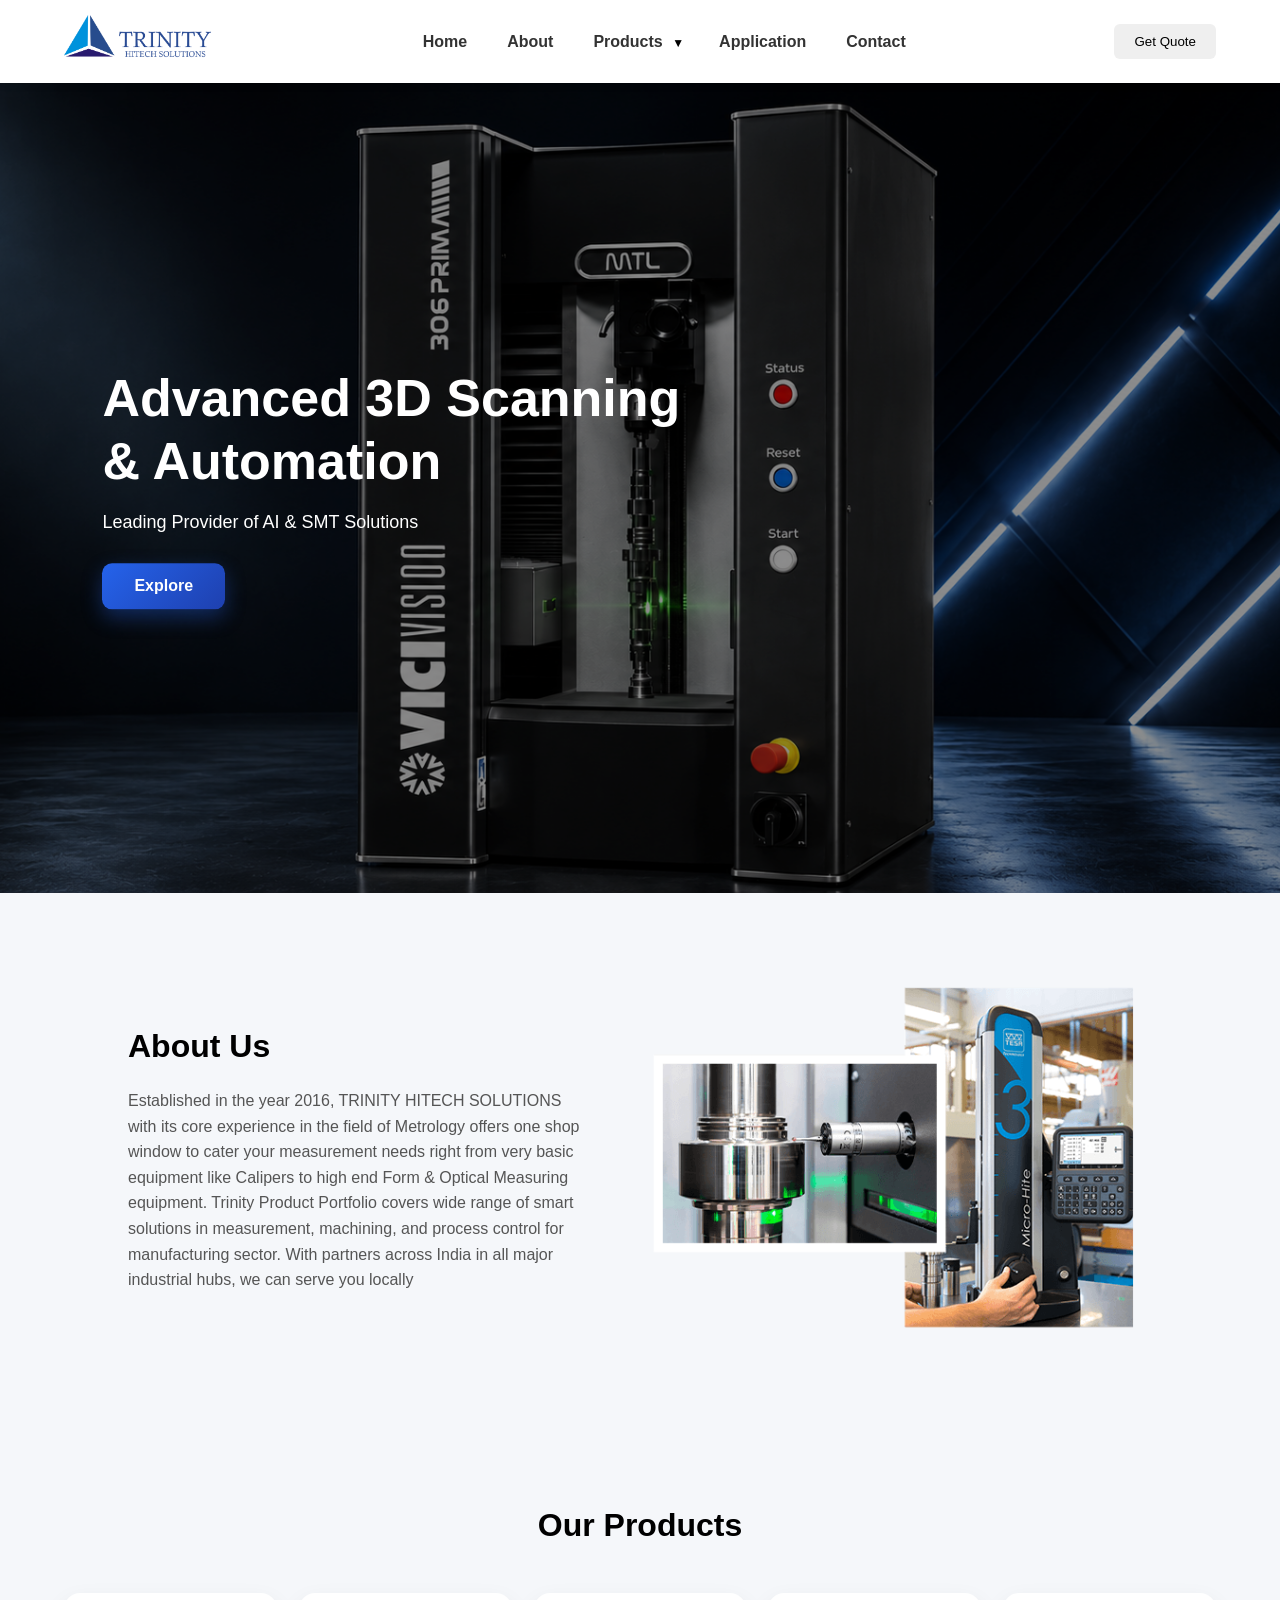
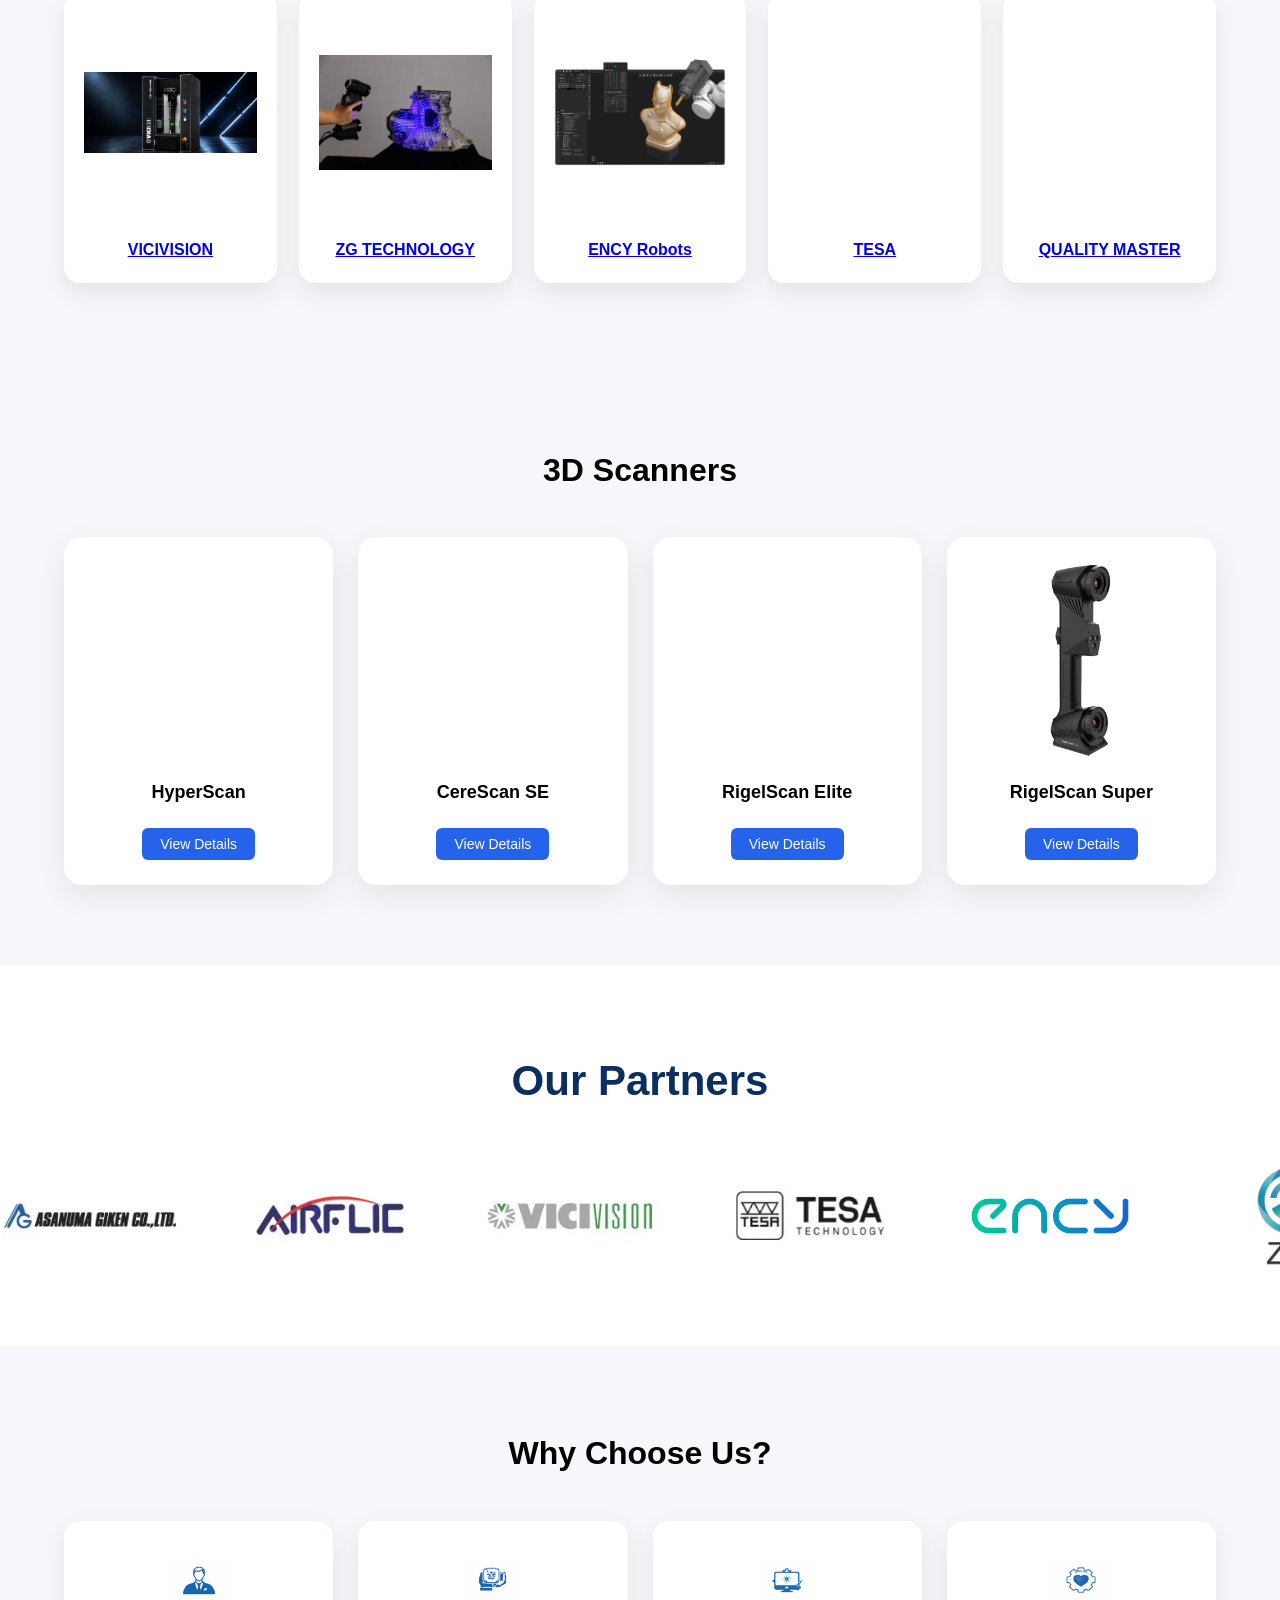
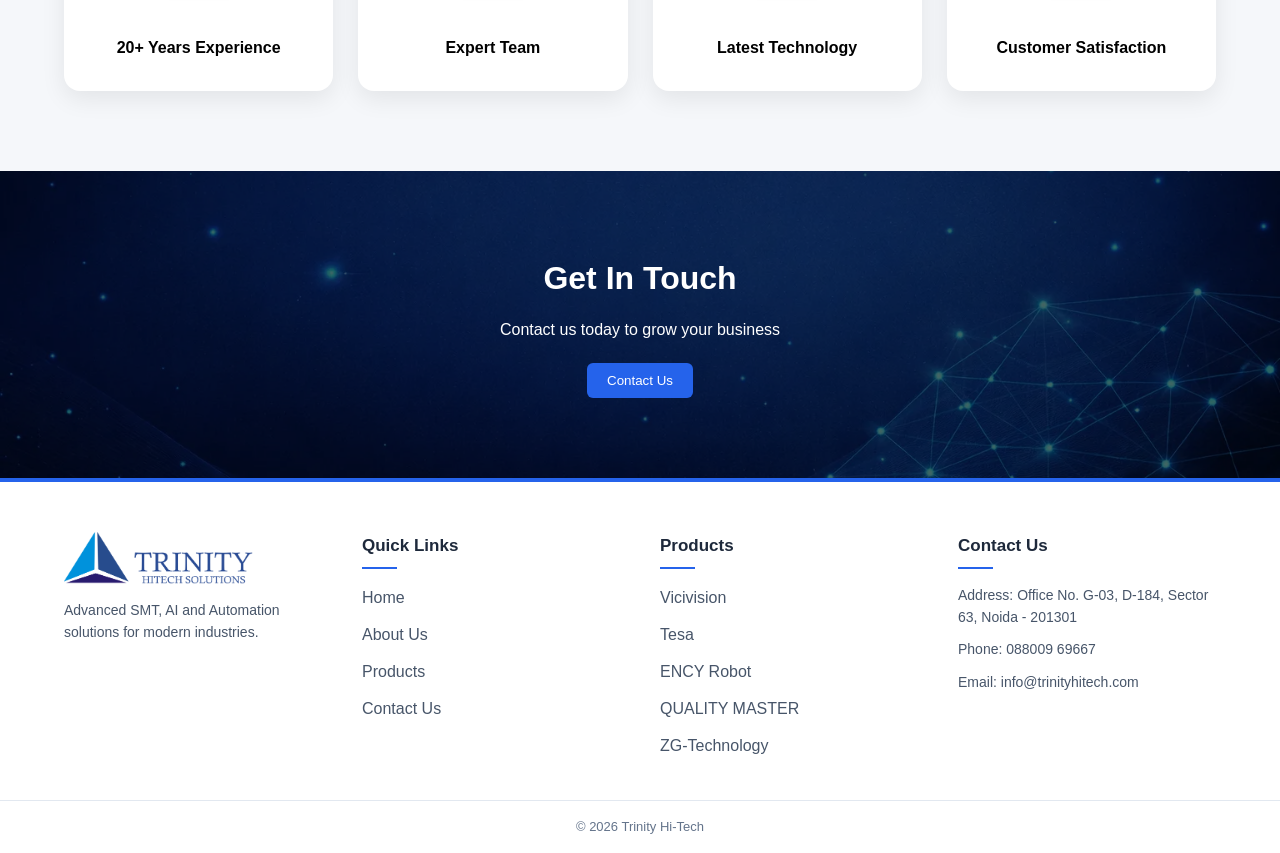
<file: index.html>
<!DOCTYPE html>
<html lang="en">
<head>

<meta charset="UTF-8">
<meta name="viewport" content="width=device-width, initial-scale=1">

<title>Trinity Hi-Tech | Automation & 3D Scanning</title>
<meta name="description" content="Advanced 3D Scanning, SMT & Automation Solutions">

<!-- ✅ SEO -->
<meta name="robots" content="index, follow">

<!-- ⚡ PRELOAD -->
<link rel="preload" href="/css/style.css" as="style">
<link rel="preload" href="/images/home-hero.webp" as="image">

<!-- CSS -->
<link rel="stylesheet" href="/css/style.css">

<!-- Font -->
<link rel="preconnect" href="https://fonts.googleapis.com">
<link rel="preconnect" href="https://fonts.gstatic.com" crossorigin>

</head>

<body>

<!-- ================= HEADER ================= -->
<header>
<nav class="container nav">

  <!-- LOGO -->
  <a href="/index.html" class="logo">
    <img src="/images/logo.webp"
         alt="logo"
         width="150"
         height="50"
         fetchpriority="high"
         decoding="async">
  </a>

  <!-- HAMBURGER -->
  <div class="hamburger" onclick="toggleMenu()">
    <span></span>
    <span></span>
    <span></span>
  </div>

  <!-- NAV LINKS -->
  <ul class="nav-links" id="navLinks">

    <li><a href="/index.html">Home</a></li>

    <li><a href="/pages/about.html">About</a></li>

    <!-- PRODUCTS -->
    <li class="dropdown">

      <div class="nav-item">
        <a href="/pages/product.html">Products</a>
        <span class="arrow-toggle">▼</span>
      </div>

      <ul class="dropdown-menu">
        <li><a href="/pages/about-products.html?id=1">VICIVISION</a></li>
        <li><a href="/pages/about-products.html?id=2">TESA</a></li>
        <li><a href="/pages/ency-robot.html">ENCY Robot</a></li>
        <li><a href="/pages/quality-master.html">QUALITY MASTER</a></li>
        <li><a href="/pages/air-dryers.html">Air Dryers</a></li>
        <li><a href="/pages/zg-technology.html">ZG-Technology</a></li>
      </ul>

    </li>

    <!-- APPLICATION -->
    <li><a href="/pages/application.html">Application</a></li>

    <!-- CONTACT -->
    <li><a href="/pages/contect.html">Contact</a></li>

    <!-- MOBILE BUTTON -->
    <li class="mobile-btn">
      <button class="btn red">Get Quote</button>
    </li>

  </ul>

  <!-- DESKTOP BUTTON -->
  <button class="btn red desktop-btn">Get Quote</button>

</nav>
</header>


<!-- ================= HERO SLIDER ================= -->

<section class="hero">

  <div class="hero-slider" id="heroSlider">

    <div class="hero-slide">
      <img src="/images/vicivision.webp"
           alt="VICIVISION"
           class="hero-bg">
    </div>

    <div class="hero-slide">
      <img src="/images/ZG Technology - 3D Handheld Scanners.webp"
           alt="ZG TECHNOLOGY"
           class="hero-bg">
    </div>

    <div class="hero-slide">
      <img src="/images/ENCY Robot.webp"
           alt="ENCY"
           class="hero-bg">
    </div>

    <div class="hero-slide">
      <img src="/images/tesa.webp"
           alt="TESA"
           class="hero-bg">
    </div>

    <div class="hero-slide">
      <img src="/images/quality-master.webp"
           alt="QUALITY MASTER"
           class="hero-bg">
    </div>

  </div>

  <div class="hero-content">

    <h1>Advanced 3D Scanning & Automation</h1>

    <p>Leading Provider of AI & SMT Solutions</p>

    <button class="btn-blue">
      Explore
    </button>

  </div>

</section>
<!-- ================= ABOUT ================= -->
<section class="about container">

<div>
<h2>About Us</h2>
<p>Established in the year 2016, TRINITY HITECH SOLUTIONS with its core experience in the field of Metrology offers one shop window to cater your measurement needs right from very basic equipment like Calipers to high end Form & Optical Measuring equipment.
Trinity Product Portfolio covers wide range of smart solutions in measurement, machining, and process control for manufacturing sector.
With partners across India in all major industrial hubs, we can serve you locally </p>
</div>

<img src="/images/about .webp" alt="about" loading="lazy" decoding="async">

</section>

<!-- ================= PRODUCTS ================= -->
<section class="products container">

  <h2 class="section-title">
    Our Products
  </h2>

  <div class="product-grid">

    <!-- CARD 1 -->
    <div class="product-card">

      <a href="/pages/about-products.html?id=1">
        <img src="/images/vicivision.webp"
             alt="VICIVISION"
             loading="lazy"
             decoding="async">
      </a>

      <h3>
        <a href="/pages/about-products.html?id=1">
          VICIVISION
        </a>
      </h3>

    </div>

    <!-- CARD 2 -->
    <div class="product-card">

      <a href="/pages/zg-technology.html">
        <img src="/images/ZG Technology - 3D Handheld Scanners.webp"
             alt="ZG TECHNOLOGY"
             loading="lazy"
             decoding="async">
      </a>

      <h3>
        <a href="/pages/zg-technology.html">
          ZG TECHNOLOGY
        </a>
      </h3>

    </div>

    <!-- CARD 3 -->
    <div class="product-card">

      <a href="/pages/ency-robot.html">
        <img src="/images/ENCY Robot.webp"
             alt="ENCY"
             loading="lazy"
             decoding="async">
      </a>

      <h3>
        <a href="/pages/ency-robot.html">
          ENCY Robots
        </a>
      </h3>

    </div>

    <!-- CARD 4 -->
    <div class="product-card">

      <a href="/pages/about-products.html?id=2">
        <img src="/images/tesa.webp"
             alt="TESA"
             loading="lazy"
             decoding="async">
      </a>

      <h3>
        <a href="/pages/about-products.html?id=2">
          TESA
        </a>
      </h3>

    </div>

    <!-- CARD 5 -->
    <div class="product-card">

      <a href="/pages/quality-master.html">
        <img src="/images/quality-master.webp"
             alt="QUALITY MASTER"
             loading="lazy"
             decoding="async">
      </a>

      <h3>
        <a href="/pages/quality-master.html">
          QUALITY MASTER
        </a>
      </h3>

    </div>

  </div>

</section>


<!-- ================= 3D SCANNERS ================= -->

<section class="scanner-section container">

  <h2 class="section-title">
    3D Scanners
  </h2>

  <div class="scanner-grid">

    <!-- CARD 1 -->
    <div class="scanner-card">

      <div class="img-box">

        <img src="/images/HyperScan.webp"
             alt="HyperScan"
             loading="lazy"
             decoding="async">

      </div>

      <h3>HyperScan</h3>

      <button class="btn blue">
        View Details
      </button>

    </div>

    <!-- CARD 2 -->
    <div class="scanner-card">

      <div class="img-box">

        <img src="/images/CereScan 03.webp"
             alt="CereScan SE"
             loading="lazy"
             decoding="async">

      </div>

      <h3>CereScan SE</h3>

      <button class="btn blue">
        View Details
      </button>

    </div>

    <!-- CARD 3 -->
    <div class="scanner-card">

      <div class="img-box">

        <img src="/images/RigelScan.webp"
             alt="RigelScan Elite"
             loading="lazy"
             decoding="async">

      </div>

      <h3>RigelScan Elite</h3>

      <button class="btn blue">
        View Details
      </button>

    </div>

    <!-- CARD 4 -->
    <div class="scanner-card">

      <div class="img-box">

        <img src="/images/RigelScan Super.webp"
             alt="RigelScan Super"
             loading="lazy"
             decoding="async">

      </div>

      <h3>RigelScan Super</h3>

      <button class="btn blue">
        View Details
      </button>

    </div>

  </div>

</section>

 <!-------------------------------------partner section  -------------------------------------->
<section class="partners">

  <div class="container partners-container">

    <!-- FULL WIDTH -->
    <div class="partners-right">

      <h2>Our Partners</h2>

      <div class="slider">

        <div class="slide-track" id="track">

          <img src="/images/partner1.webp"
               loading="lazy"
               decoding="async">

          <img src="/images/partner2.webp"
               loading="lazy"
               decoding="async">

          <img src="/images/partner3.webp"
               loading="lazy"
               decoding="async">

          <img src="/images/partner4.webp"
               loading="lazy"
               decoding="async">

          <img src="/images/partner5.webp"
               loading="lazy"
               decoding="async">

          <img src="/images/partner6.webp"
               loading="lazy"
               decoding="async">

          <!-- DUPLICATE -->
          <img src="/images/partner1.webp"
               loading="lazy"
               decoding="async">

          <img src="/images/partner2.webp"
               loading="lazy"
               decoding="async">

          <img src="/images/partner3.webp"
               loading="lazy"
               decoding="async">

          <img src="/images/partner4.webp"
               loading="lazy"
               decoding="async">

        </div>

      </div>

    </div>

  </div>

</section>



<!-- ================= WHY ================= -->
<section class="why container">

<h2 class="section-title">Why Choose Us?</h2>

<div class="why-grid">

  <div class="why-card">
    <img src="/images/icon1.webp" alt="" loading="lazy" decoding="async">
    <h4>20+ Years Experience</h4>
  </div>

  <div class="why-card">
    <img src="/images/icon2.webp" alt="" loading="lazy" decoding="async">
    <h4>Expert Team</h4>
  </div>

  <div class="why-card">
    <img src="/images/icon3.webp" alt="" loading="lazy" decoding="async">
    <h4>Latest Technology</h4>
  </div>

  <div class="why-card">
    <img src="/images/icon4.webp" alt="" loading="lazy" decoding="async">
    <h4>Customer Satisfaction</h4>
  </div>

</div>

</section>

<!-- ================= CTA ================= -->
<section class="cta">

  <!-- BACKGROUND IMAGE -->
  <img 
    src="/images/get-in-bg.webp" 
    alt="background"
    class="cta-bg"
    loading="lazy" decoding="async"
  >

  <!-- CONTENT -->
  <div class="cta-content">
    <h2>Get In Touch</h2>
    <p>Contact us today to grow your business</p>
    <button class="btn blue">Contact Us</button>
  </div>

</section>



<!----------------------------------footer page -------------------------->
<footer class="footer">

  <div class="container footer-container">

    <!-- LEFT -->
    <div class="footer-col">

      <!-- ✅ LOGO FIX -->
      <img src="/images/logo.webp" class="footer-logo-img" alt="Logo" loading="lazy" decoding="async">

      <p>
        Advanced SMT, AI and Automation solutions for modern industries.
      </p>
    </div>

    <!-- QUICK LINKS -->
    <div class="footer-col">
      <h3>Quick Links</h3>
      <ul>
        <li><a href="/index.html">Home</a></li>
        <li><a href="/pages/about.html">About Us</a></li>
        <li><a href="/pages/product.html">Products</a></li>
        <li><a href="/pages/contect.html">Contact Us</a></li>
      </ul>
    </div>

    <!-- PRODUCTS -->
    <div class="footer-col">
      <h3>Products</h3>
      <ul>
        <li><a href="/pages/about-products.html?id=1">Vicivision</a></li>
        <li><a href="/pages/about-products.html?id=2">Tesa</a></li>
        <li><a href="/pages/about-products.html?id=3">ENCY Robot</a></li>
        <li><a href="/pages/about-products.html?id=5">QUALITY MASTER</a></li>
        <li><a href="/pages/zg-technology.html">ZG-Technology</a></li>
      </ul>
    </div>

    <!-- CONTACT -->
    <div class="footer-col">
      <h3>Contact Us</h3>

      <!-- ✅ ADDRESS FIX -->
      <p>
        Address: Office No. G-03, D-184, Sector 63, Noida - 201301
      </p>

      <p>Phone: 088009 69667</p>
      <p>Email: info@trinityhitech.com</p>
    </div>

  </div>

  <div class="footer-bottom">
    <p>© 2026 Trinity Hi-Tech</p>
  </div>

</footer>


<!-- JS (defer for speed) -->
<script src="/js/script.js" defer></script>

</body>
</html>
</file>
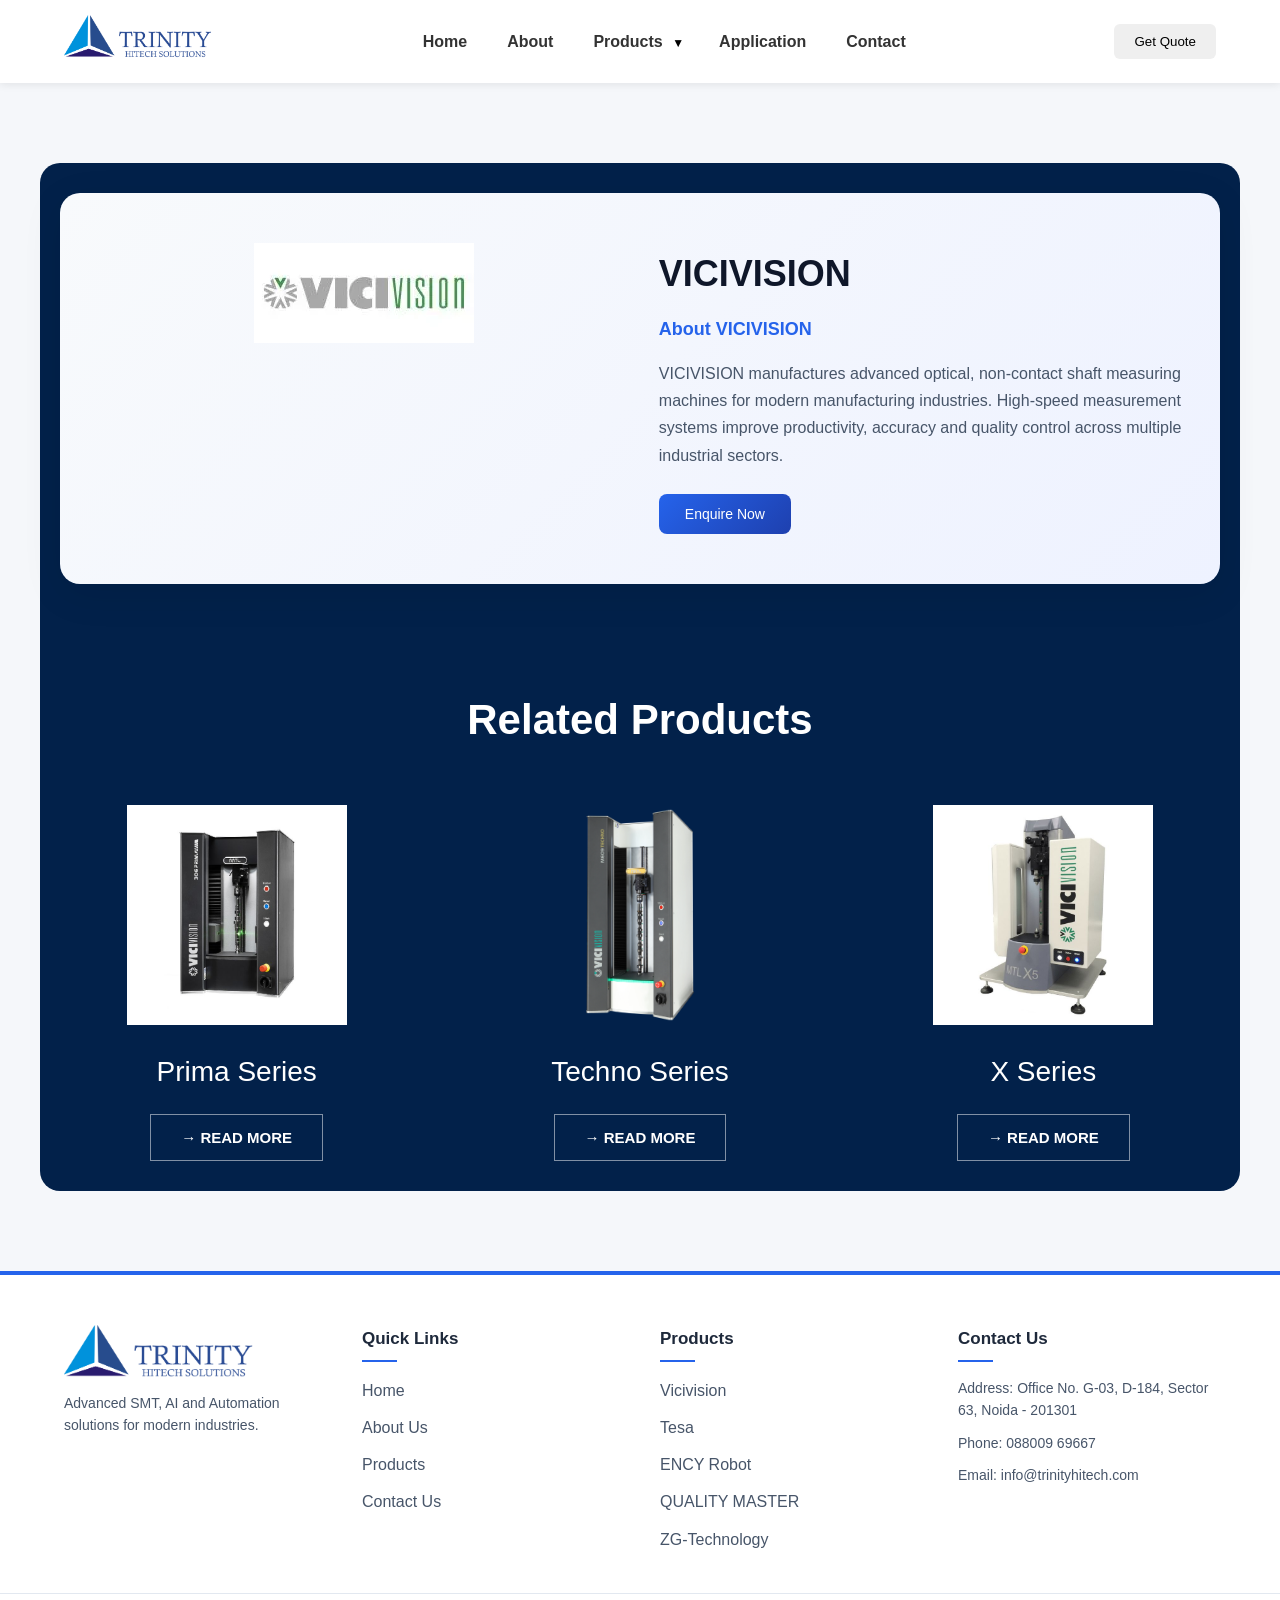
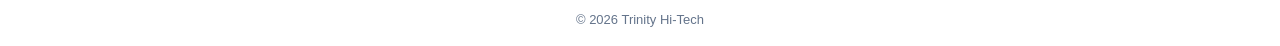
<file: pages/about-products.html>
<!DOCTYPE html>
<html lang="en">
<head>
  <meta charset="UTF-8">
  <meta http-equiv="X-UA-Compatible" content="IE=edge">
  <meta name="viewport" content="width=device-width, initial-scale=1.0">

  <title>Product Details</title>

  <link rel="preload" href="/css/style.css" as="style">
  <link rel="stylesheet" href="/css/style.css">

  <link rel="preconnect" href="https://fonts.googleapis.com">
  <link rel="preconnect" href="https://fonts.gstatic.com" crossorigin>

  <link href="https://fonts.googleapis.com/css2?family=Poppins:wght@300;400;600&display=swap" rel="stylesheet">
</head>

<body>

  <header>
<nav class="container nav">

  <!-- LOGO -->
  <a href="/index.html" class="logo">
    <img src="/images/logo.webp"
         alt="logo"
         width="150"
         height="50"
         fetchpriority="high"
         decoding="async">
  </a>

  <!-- HAMBURGER -->
  <div class="hamburger" onclick="toggleMenu()">
    <span></span>
    <span></span>
    <span></span>
  </div>

  <!-- NAV LINKS -->
  <ul class="nav-links" id="navLinks">

    <li><a href="/index.html">Home</a></li>

    <li><a href="/pages/about.html">About</a></li>

    <!-- PRODUCTS -->
    <li class="dropdown">

      <div class="nav-item">
        <a href="/pages/product.html">Products</a>
        <span class="arrow-toggle">▼</span>
      </div>

      <ul class="dropdown-menu">
        <li><a href="/pages/about-products.html?id=1">VICIVISION</a></li>
        <li><a href="/pages/about-products.html?id=2">TESA</a></li>
        <li><a href="/pages/ency-robot.html">ENCY Robot</a></li>
        <li><a href="/pages/quality-master.html">QUALITY MASTER</a></li>
        <li><a href="/pages/air-dryers.html">Air Dryers</a></li>
        <li><a href="/pages/zg-technology.html">ZG-Technology</a></li>
      </ul>

    </li>

    <!-- APPLICATION -->
    <li><a href="/pages/application.html">Application</a></li>

    <!-- CONTACT -->
    <li><a href="/pages/contect.html">Contact</a></li>

    <!-- MOBILE BUTTON -->
    <li class="mobile-btn">
      <button class="btn red">Get Quote</button>
    </li>

  </ul>

  <!-- DESKTOP BUTTON -->
  <button class="btn red desktop-btn">Get Quote</button>

</nav>
</header>

<main class="product-container">

  <!-- PRODUCT DETAIL -->
  <section class="product-detail">

    <div class="product-left">

      <!-- MAIN IMAGE -->
      <div class="zoom-container">
        <img id="mainImage"
             src=""
             alt="Product"
             loading="lazy"
             decoding="async">
      </div>

      <!-- PRODUCT GALLERY -->
      <div id="galleryThumbs" class="gallery-thumbs"></div>

    </div>

    <div class="product-right">

      <h1 id="productName"></h1>

      <h3 id="productSubtitle"></h3>

      <p id="productDesc"></p>

      <ul id="productFeatures"></ul>

      <a href="/pages/contect.html">
        <button class="btn-main">
          Enquire Now
        </button>
      </a>

    </div>

  </section>

  <!-- RELATED PRODUCTS -->
  <section class="related">

    <h2>Related Products</h2>

    <div class="related-grid"
         id="relatedProducts">
    </div>

  </section>

</main>




<!----------------------------------footer page -------------------------->
<footer class="footer">

  <div class="container footer-container">

    <!-- LEFT -->
    <div class="footer-col">

      <!-- ✅ LOGO FIX -->
      <img src="/images/logo.webp" class="footer-logo-img" alt="Logo" loading="lazy" decoding="async">

      <p>
        Advanced SMT, AI and Automation solutions for modern industries.
      </p>
    </div>

    <!-- QUICK LINKS -->
    <div class="footer-col">
      <h3>Quick Links</h3>
      <ul>
        <li><a href="/index.html">Home</a></li>
        <li><a href="/pages/about.html">About Us</a></li>
        <li><a href="/pages/product.html">Products</a></li>
        <li><a href="/pages/contect.html">Contact Us</a></li>
      </ul>
    </div>

    <!-- PRODUCTS -->
    <div class="footer-col">
      <h3>Products</h3>
      <ul>
        <li><a href="/pages/about-products.html?id=1">Vicivision</a></li>
        <li><a href="/pages/about-products.html?id=2">Tesa</a></li>
        <li><a href="/pages/about-products.html?id=3">ENCY Robot</a></li>
        <li><a href="/pages/about-products.html?id=5">QUALITY MASTER</a></li>
        <li><a href="/pages/zg-technology.html">ZG-Technology</a></li>
      </ul>
    </div>

    <!-- CONTACT -->
    <div class="footer-col">
      <h3>Contact Us</h3>

      <!-- ✅ ADDRESS FIX -->
      <p>
        Address: Office No. G-03, D-184, Sector 63, Noida - 201301
      </p>

      <p>Phone: 088009 69667</p>
      <p>Email: info@trinityhitech.com</p>
    </div>

  </div>

  <div class="footer-bottom">
    <p>© 2026 Trinity Hi-Tech</p>
  </div>

</footer>


<script src="/js/script.js" defer></script>

</body>
</html>
</file>
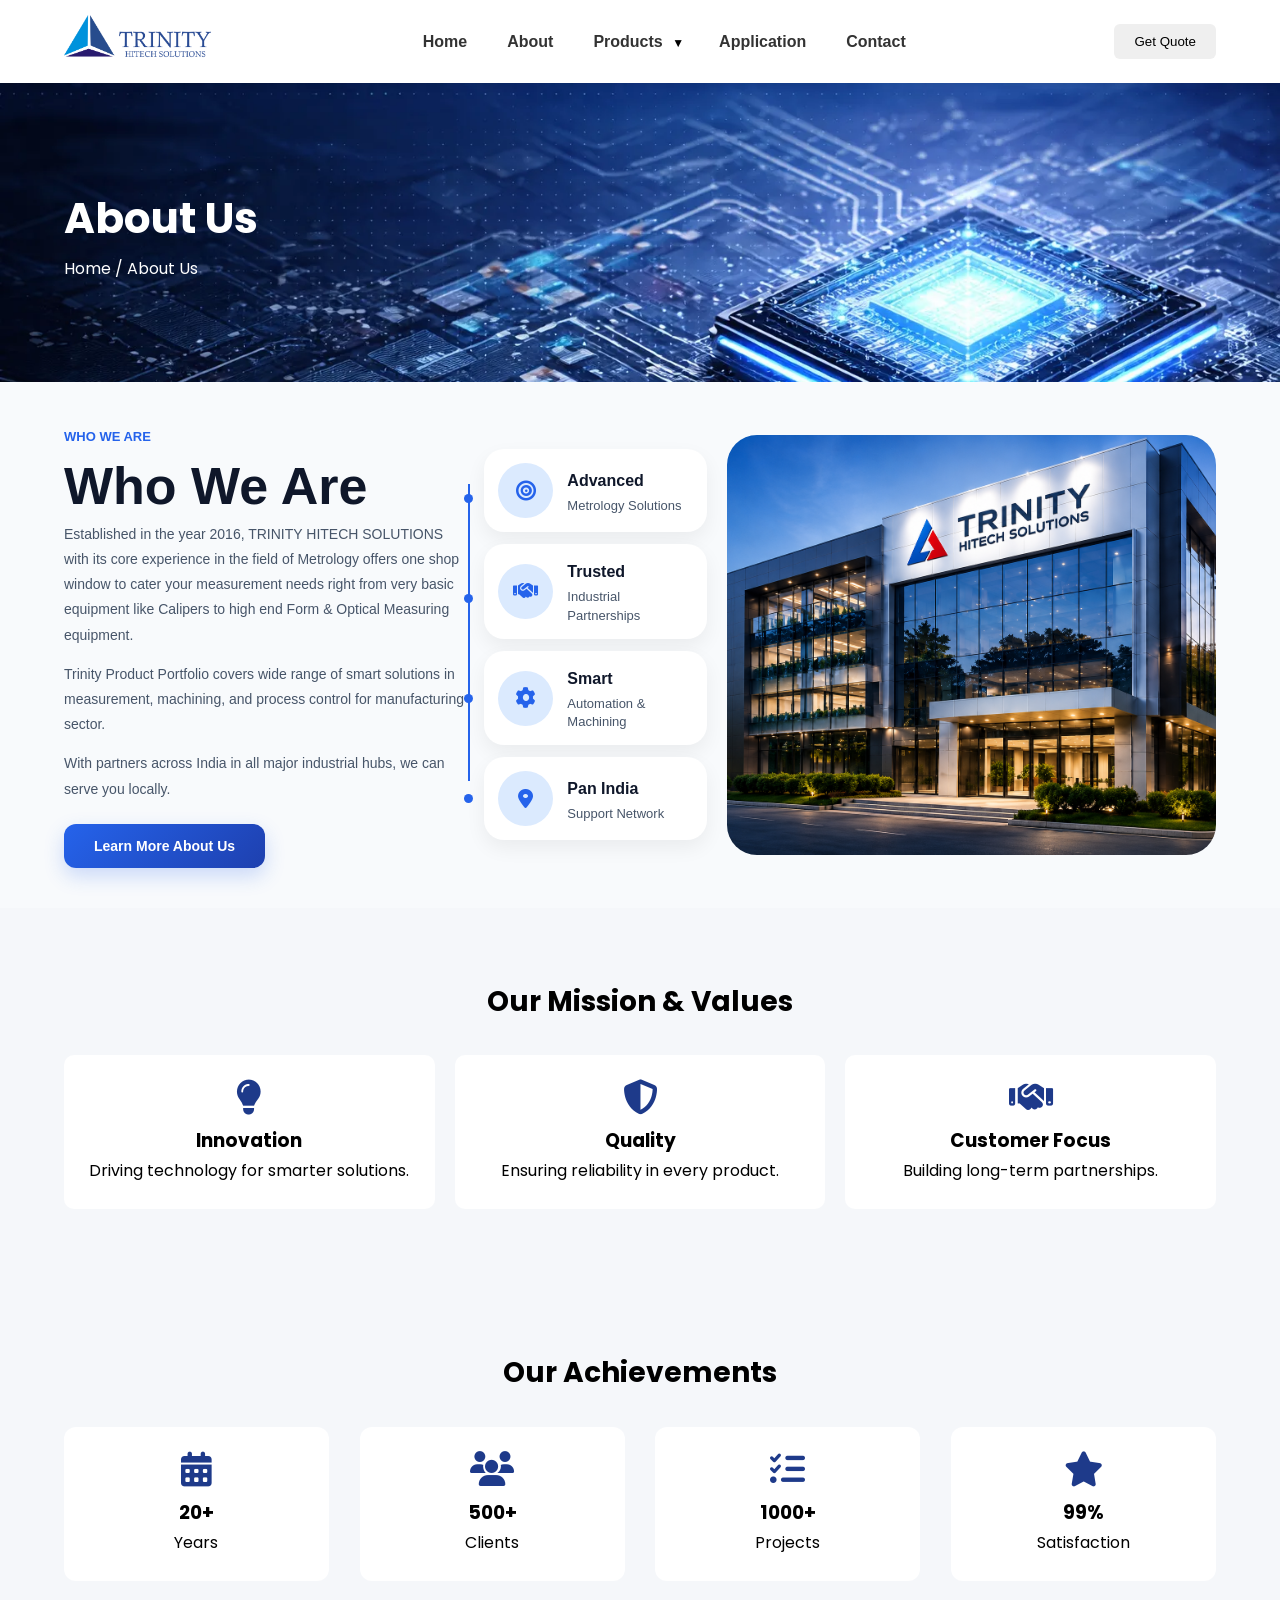
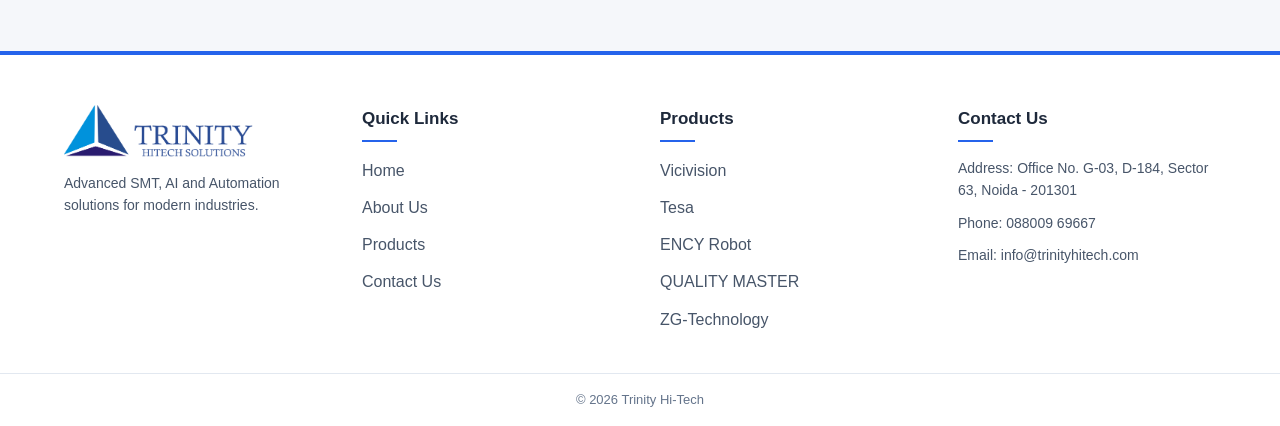
<file: pages/about.html>
<!DOCTYPE html>
<html lang="en">
<head>
<meta charset="UTF-8">
<meta name="viewport" content="width=device-width, initial-scale=1.0">

<title>About Us</title>

<link rel="preload" href="https://fonts.googleapis.com/css2?family=Poppins:wght@300;400;600;700&display=swap" as="style">
<link href="https://fonts.googleapis.com/css2?family=Poppins:wght@300;400;600;700&display=swap" rel="stylesheet">
<link rel="stylesheet" href="https://cdnjs.cloudflare.com/ajax/libs/font-awesome/6.5.0/css/all.min.css">

<link rel="stylesheet" href="/css/style.css">
</head>

<body>


<header>
<nav class="container nav">

  <!-- LOGO -->
  <a href="/index.html" class="logo">
    <img src="/images/logo.webp"
         alt="logo"
         width="150"
         height="50"
         fetchpriority="high"
         decoding="async">
  </a>

  <!-- HAMBURGER -->
  <div class="hamburger" onclick="toggleMenu()">
    <span></span>
    <span></span>
    <span></span>
  </div>

  <!-- NAV LINKS -->
  <ul class="nav-links" id="navLinks">

    <li><a href="/index.html">Home</a></li>

    <li><a href="/pages/about.html">About</a></li>

    <!-- PRODUCTS -->
    <li class="dropdown">

      <div class="nav-item">
        <a href="/pages/product.html">Products</a>
        <span class="arrow-toggle">▼</span>
      </div>

      <ul class="dropdown-menu">
        <li><a href="/pages/about-products.html?id=1">VICIVISION</a></li>
        <li><a href="/pages/about-products.html?id=2">TESA</a></li>
        <li><a href="/pages/ency-robot.html">ENCY Robot</a></li>
        <li><a href="/pages/quality-master.html">QUALITY MASTER</a></li>
        <li><a href="/pages/air-dryers.html">Air Dryers</a></li>
        <li><a href="/pages/zg-technology.html">ZG-Technology</a></li>
      </ul>

    </li>

    <!-- APPLICATION -->
    <li><a href="/pages/application.html">Application</a></li>

    <!-- CONTACT -->
    <li><a href="/pages/contect.html">Contact</a></li>

    <!-- MOBILE BUTTON -->
    <li class="mobile-btn">
      <button class="btn red">Get Quote</button>
    </li>

  </ul>

  <!-- DESKTOP BUTTON -->
  <button class="btn red desktop-btn">Get Quote</button>

</nav>
</header>

<!-- ================= HERO ================= -->
<section class="abt-hero" style="background-image:url('/images/about-hero.webp')">
  <div class="abt-wrap">
    <div class="abt-hero-content">
      <h1>About Us</h1>
      <p>Home / About Us</p>
    </div>
  </div>
</section>

<!-- ================= ABOUT ================= -->
<!-- ================= WHO WE ARE SECTION ================= -->

<section class="who-we-are">

  <div class="who-container">

    <!-- LEFT CONTENT -->
    <div class="who-left">

      <span class="who-tag">
        WHO WE ARE
      </span>

      <h2>
        Who We Are
      </h2>

      <div class="red-line"></div>

      <p>
        Established in the year 2016, TRINITY HITECH SOLUTIONS
        with its core experience in the field of Metrology offers
        one shop window to cater your measurement needs right from
        very basic equipment like Calipers to high end Form &
        Optical Measuring equipment.
      </p>

      <p>
        Trinity Product Portfolio covers wide range of smart
        solutions in measurement, machining, and process control
        for manufacturing sector.
      </p>

      <p>
        With partners across India in all major industrial hubs,
        we can serve you locally.
      </p>

      <button class="who-btn">
        Learn More About Us
      </button>

    </div>

    <!-- CENTER CARDS -->
    <div class="who-middle">

      <div class="middle-line"></div>

      <div class="middle-dot dot1"></div>
      <div class="middle-dot dot2"></div>
      <div class="middle-dot dot3"></div>
      <div class="middle-dot dot4"></div>

      <!-- CARD -->
      <div class="middle-card">

        <div class="icon-box">
          <i class="fa-solid fa-bullseye"></i>
        </div>

        <div>
          <h4>Advanced</h4>
          <p>Metrology Solutions</p>
        </div>

      </div>

      <!-- CARD -->
      <div class="middle-card">

        <div class="icon-box">
          <i class="fa-solid fa-handshake"></i>
        </div>

        <div>
          <h4>Trusted</h4>
          <p>Industrial Partnerships</p>
        </div>

      </div>

      <!-- CARD -->
      <div class="middle-card">

        <div class="icon-box">
          <i class="fa-solid fa-gear"></i>
        </div>

        <div>
          <h4>Smart</h4>
          <p>Automation & Machining</p>
        </div>

      </div>

      <!-- CARD -->
      <div class="middle-card">

        <div class="icon-box">
          <i class="fa-solid fa-location-dot"></i>
        </div>

        <div>
          <h4>Pan India</h4>
          <p>Support Network</p>
        </div>

      </div>

    </div>

    <!-- RIGHT IMAGE -->
    <div class="who-right">

      <img src="/images/about-about.webp"
           alt="about">

    </div>

  </div>

</section>

<!-- ================= MISSION ================= -->
<section class="abt-mission">
  <div class="abt-wrap">

    <h2 class="abt-title">Our Mission & Values</h2>

    <div class="abt-mission-grid">

      <!-- CARD -->
      <div class="abt-mission-card">
        <i class="fas fa-lightbulb abt-icon"></i>
        <h3>Innovation</h3>
        <p>Driving technology for smarter solutions.</p>
      </div>

      <div class="abt-mission-card">
        <i class="fas fa-shield-alt abt-icon"></i>
        <h3>Quality</h3>
        <p>Ensuring reliability in every product.</p>
      </div>

      <div class="abt-mission-card">
        <i class="fas fa-handshake abt-icon"></i>
        <h3>Customer Focus</h3>
        <p>Building long-term partnerships.</p>
      </div>

    </div>

  </div>
</section>



<!-- ================= ACHIEVEMENTS ================= -->
<section class="abt-achieve">
  <div class="abt-wrap">

    <h2 class="abt-title">Our Achievements</h2>

    <div class="abt-achieve-grid">

      <div class="abt-achieve-card">
        <i class="fas fa-calendar-alt abt-icon"></i>
        <h3>20+</h3>
        <p>Years</p>
      </div>

      <div class="abt-achieve-card">
        <i class="fas fa-users abt-icon"></i>
        <h3>500+</h3>
        <p>Clients</p>
      </div>

      <div class="abt-achieve-card">
        <i class="fas fa-tasks abt-icon"></i>
        <h3>1000+</h3>
        <p>Projects</p>
      </div>

      <div class="abt-achieve-card">
        <i class="fas fa-star abt-icon"></i>
        <h3>99%</h3>
        <p>Satisfaction</p>
      </div>

    </div>

  </div>
</section>


 <!----------------------------------footer page -------------------------->
<footer class="footer">

  <div class="container footer-container">

    <!-- LEFT -->
    <div class="footer-col">

      <!-- ✅ LOGO FIX -->
      <img src="/images/logo.webp" class="footer-logo-img" alt="Logo" loading="lazy" decoding="async">

      <p>
        Advanced SMT, AI and Automation solutions for modern industries.
      </p>
    </div>

    <!-- QUICK LINKS -->
    <div class="footer-col">
      <h3>Quick Links</h3>
      <ul>
        <li><a href="/index.html">Home</a></li>
        <li><a href="/pages/about.html">About Us</a></li>
        <li><a href="/pages/product.html">Products</a></li>
        <li><a href="/pages/contect.html">Contact Us</a></li>
      </ul>
    </div>

    <!-- PRODUCTS -->
    <div class="footer-col">
      <h3>Products</h3>
      <ul>
        <li><a href="/pages/about-products.html?id=1">Vicivision</a></li>
        <li><a href="/pages/about-products.html?id=2">Tesa</a></li>
        <li><a href="/pages/about-products.html?id=3">ENCY Robot</a></li>
        <li><a href="/pages/about-products.html?id=5">QUALITY MASTER</a></li>
        <li><a href="/pages/zg-technology.html">ZG-Technology</a></li>
      </ul>
    </div>

    <!-- CONTACT -->
    <div class="footer-col">
      <h3>Contact Us</h3>

      <!-- ✅ ADDRESS FIX -->
      <p>
        Address: Office No. G-03, D-184, Sector 63, Noida - 201301
      </p>

      <p>Phone: 088009 69667</p>
      <p>Email: info@trinityhitech.com</p>
    </div>

  </div>

  <div class="footer-bottom">
    <p>© 2026 Trinity Hi-Tech</p>
  </div>

</footer>

<script src="/js/script.js" defer></script>

</body>
</html>
</file>
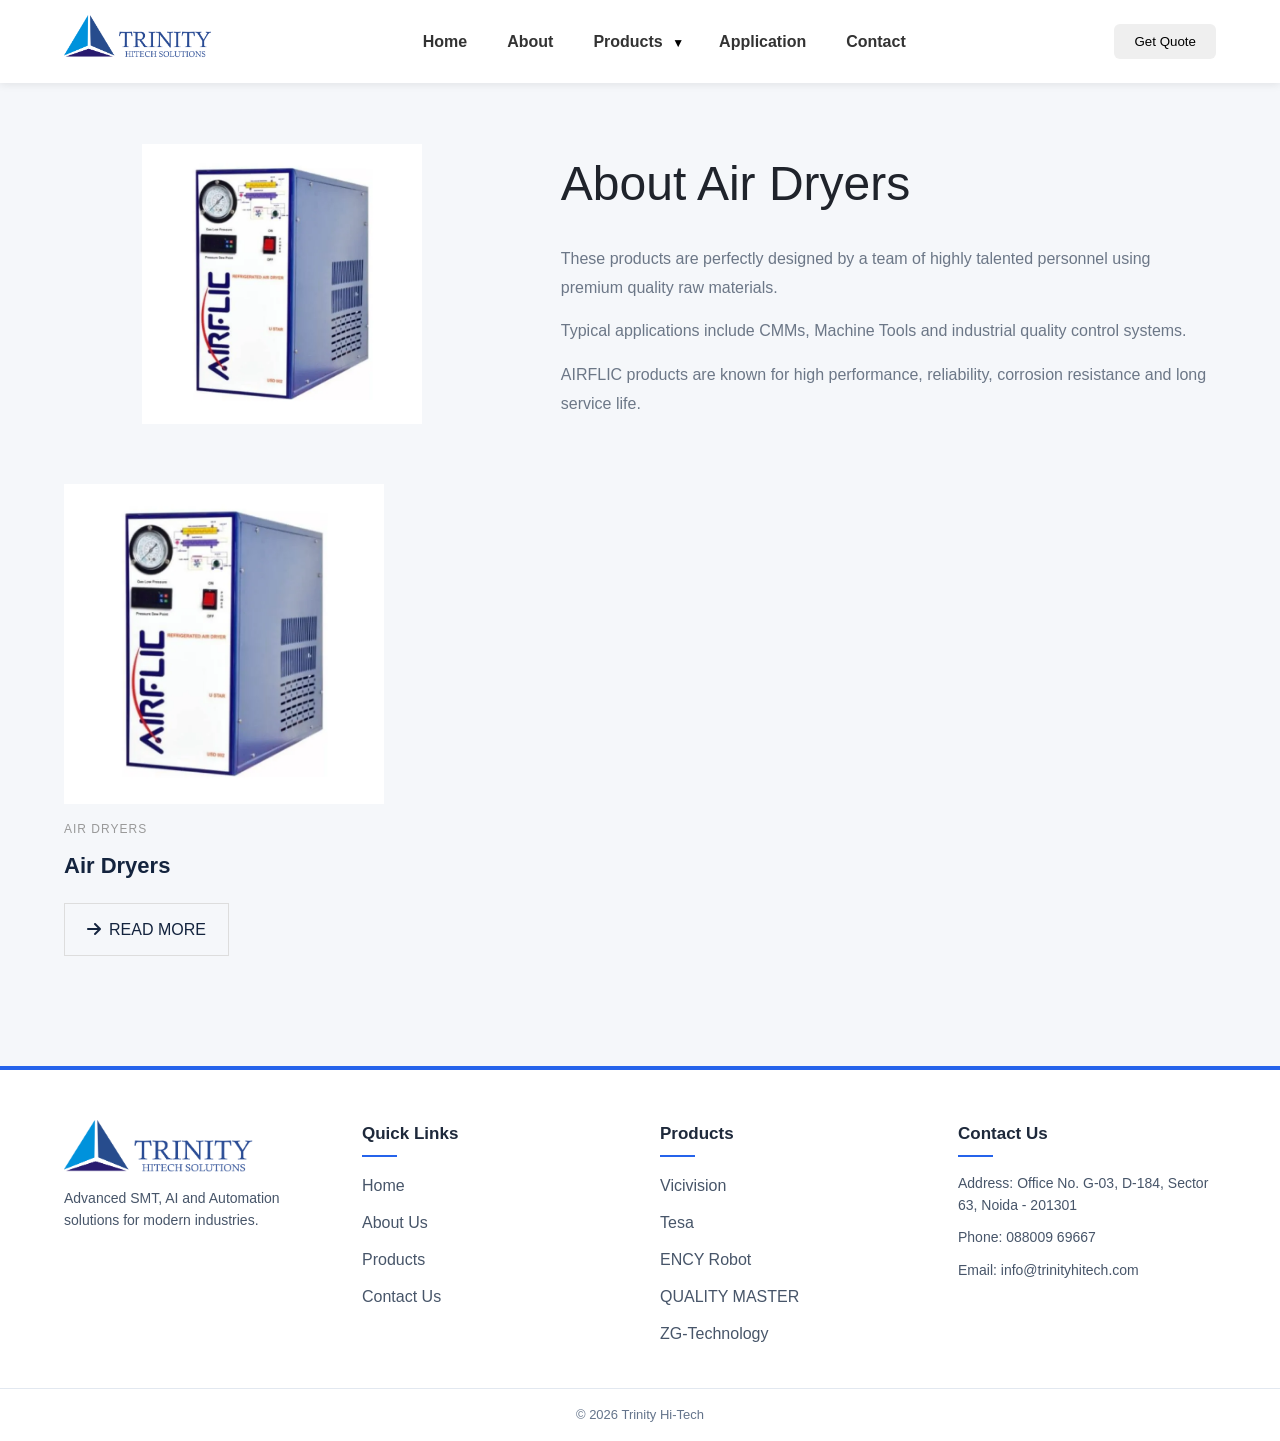
<file: pages/air-dryers.html>
<!DOCTYPE html>
<html lang="en">

<head>
<meta charset="UTF-8">
<meta name="viewport" content="width=device-width, initial-scale=1.0">

<title>Air Dryers | Trinity Hi-Tech</title>

<link rel="preload"
href="https://fonts.googleapis.com/css2?family=Poppins:wght@300;400;500;600;700&display=swap"
as="style">

<link href="https://fonts.googleapis.com/css2?family=Poppins:wght@300;400;500;600;700&display=swap"
rel="stylesheet">

<link rel="stylesheet"
href="https://cdnjs.cloudflare.com/ajax/libs/font-awesome/6.5.0/css/all.min.css">

<link rel="stylesheet" href="/css/style.css">

</head>

<body>

<!-- ================= HEADER ================= -->

<header>
<nav class="container nav">

  <!-- LOGO -->
  <a href="/index.html" class="logo">
    <img src="/images/logo.webp"
         alt="logo"
         width="150"
         height="50"
         fetchpriority="high"
         decoding="async">
  </a>

  <!-- HAMBURGER -->
  <div class="hamburger" onclick="toggleMenu()">
    <span></span>
    <span></span>
    <span></span>
  </div>

  <!-- NAV LINKS -->
  <ul class="nav-links" id="navLinks">

    <li><a href="/index.html">Home</a></li>

    <li><a href="/pages/about.html">About</a></li>

    <!-- PRODUCTS -->
    <li class="dropdown">

      <div class="nav-item">
        <a href="/pages/product.html">Products</a>
        <span class="arrow-toggle">▼</span>
      </div>

      <ul class="dropdown-menu">
        <li><a href="/pages/about-products.html?id=1">VICIVISION</a></li>
        <li><a href="/pages/about-products.html?id=2">TESA</a></li>
        <li><a href="/pages/ency-robot.html">ENCY Robot</a></li>
        <li><a href="/pages/quality-master.html">QUALITY MASTER</a></li>
        <li><a href="/pages/air-dryers.html">Air Dryers</a></li>
        <li><a href="/pages/zg-technology.html">ZG-Technology</a></li>
      </ul>

    </li>

    <!-- APPLICATION -->
    <li><a href="/pages/application.html">Application</a></li>

    <!-- CONTACT -->
    <li><a href="/pages/contect.html">Contact</a></li>

    <!-- MOBILE BUTTON -->
    <li class="mobile-btn">
      <button class="btn red">Get Quote</button>
    </li>

  </ul>

  <!-- DESKTOP BUTTON -->
  <button class="btn red desktop-btn">Get Quote</button>

</nav>
</header>

<!-- ================= AIR DRYERS PAGE ================= -->

<main class="adp-page">

<section class="adp-about-section">

    <div class="adp-about-wrapper">

        <div class="adp-about-logo">
            <img src="/images/air-dryers.webp" alt="Airflic">
        </div>

        <div class="adp-about-content">

            <h1>About Air Dryers</h1>

            <p>
                These products are perfectly designed by a team of highly
                talented personnel using premium quality raw materials.
            </p>

            <p>
                Typical applications include CMMs, Machine Tools and
                industrial quality control systems.
            </p>

            <p>
                AIRFLIC products are known for high performance,
                reliability, corrosion resistance and long service life.
            </p>

        </div>

    </div>

</section>

<section class="adp-product-section">

    <div class="adp-product-grid">

        <div class="adp-product-card">

            <div class="adp-product-image">
                <img src="/images/air-dryers.webp" alt="Air Dryer">
            </div>

            <span class="adp-product-tag">
                AIR DRYERS
            </span>

            <h3>Air Dryers</h3>

            <a href="javascript:void(0)"
               class="adp-read-btn"
               onclick="toggleAirDryerDetails()">

                <i class="fa-solid fa-arrow-right"></i>
                READ MORE

            </a>

        </div>

    </div>

    <!-- DETAILS SECTION -->

    <div class="adp-hidden-details" id="airDryerDetails">

        <h3>Air Dryer Details</h3>

        <p>
            AIRFLIC Refrigerated Air Dryers are specially designed
            to remove moisture from compressed air systems and
            improve machine efficiency.
        </p>

        <p>
            These products are perfectly designed using premium
            quality raw materials and are widely used with CMMs,
            Machine Tools and industrial inspection systems.
        </p>

        <ul>

            <li>High Performance Cooling System</li>

            <li>Low Maintenance Design</li>

            <li>Corrosion Resistant Structure</li>

            <li>Energy Efficient Operation</li>

            <li>Suitable for CMM & Machine Tools</li>

            <li>Long Service Life</li>

        </ul>

    </div>

</section>

</main>

<!-- ================= FOOTER ================= -->

<footer class="footer">

  <div class="container footer-container">

    <!-- LEFT -->
    <div class="footer-col">

      <!-- ✅ LOGO FIX -->
      <img src="/images/logo.webp" class="footer-logo-img" alt="Logo" loading="lazy" decoding="async">

      <p>
        Advanced SMT, AI and Automation solutions for modern industries.
      </p>
    </div>

    <!-- QUICK LINKS -->
    <div class="footer-col">
      <h3>Quick Links</h3>
      <ul>
        <li><a href="/index.html">Home</a></li>
        <li><a href="/pages/about.html">About Us</a></li>
        <li><a href="/pages/product.html">Products</a></li>
        <li><a href="/pages/contect.html">Contact Us</a></li>
      </ul>
    </div>

    <!-- PRODUCTS -->
    <div class="footer-col">
      <h3>Products</h3>
      <ul>
        <li><a href="/pages/about-products.html?id=1">Vicivision</a></li>
        <li><a href="/pages/about-products.html?id=2">Tesa</a></li>
        <li><a href="/pages/about-products.html?id=3">ENCY Robot</a></li>
        <li><a href="/pages/about-products.html?id=5">QUALITY MASTER</a></li>
        <li><a href="/pages/zg-technology.html">ZG-Technology</a></li>
      </ul>
    </div>

    <!-- CONTACT -->
    <div class="footer-col">
      <h3>Contact Us</h3>

      <!-- ✅ ADDRESS FIX -->
      <p>
        Address: Office No. G-03, D-184, Sector 63, Noida - 201301
      </p>

      <p>Phone: 088009 69667</p>
      <p>Email: info@trinityhitech.com</p>
    </div>

  </div>

  <div class="footer-bottom">
    <p>© 2026 Trinity Hi-Tech</p>
  </div>

</footer>

<script src="/js/script.js"></script>

</body>
</html>
</file>
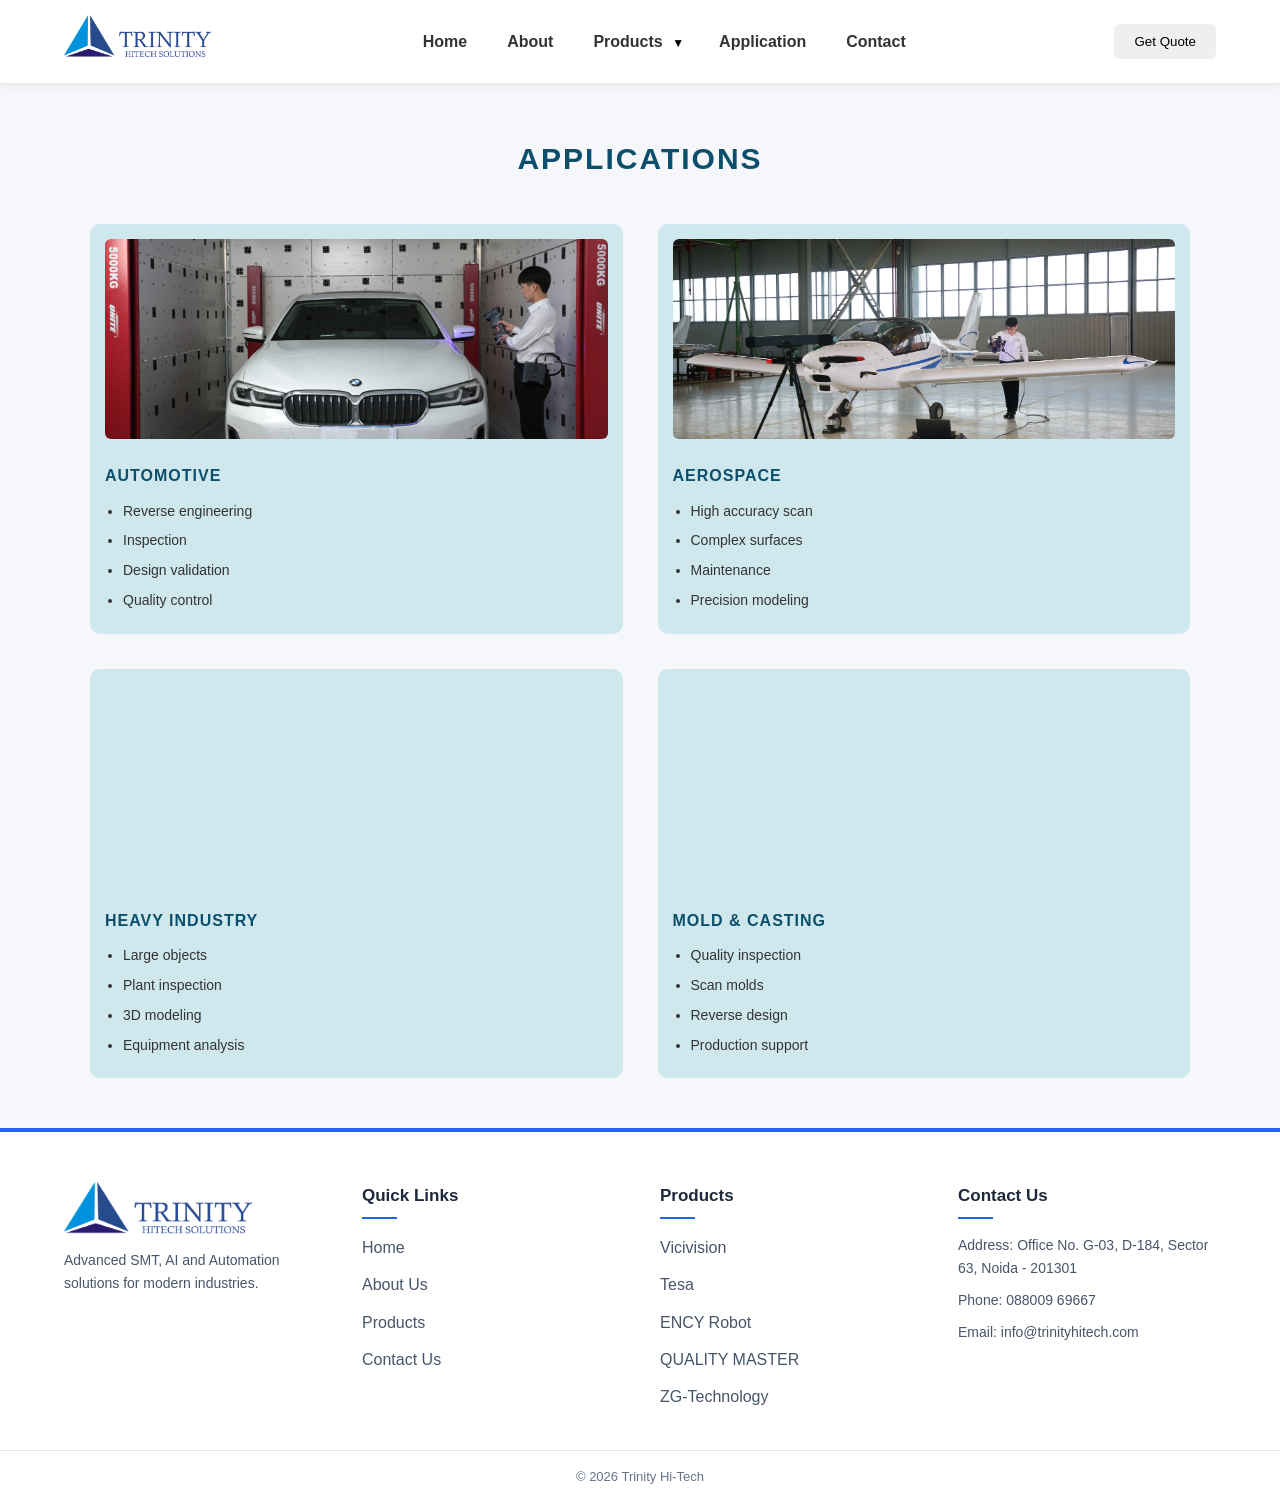
<file: pages/application.html>
<!DOCTYPE html>
<html lang="en">

<head>
    <meta charset="UTF-8">
    <meta name="viewport" content="width=device-width, initial-scale=1.0">
    <title>Applications</title>

    <link rel="preload" href="/css/style.css" as="style">
    <link rel="stylesheet" href="/css/style.css">
</head>

<body>



   <header>
<nav class="container nav">

  <!-- LOGO -->
  <a href="/index.html" class="logo">
    <img src="/images/logo.webp"
         alt="logo"
         width="150"
         height="50"
         fetchpriority="high"
         decoding="async">
  </a>

  <!-- HAMBURGER -->
  <div class="hamburger" onclick="toggleMenu()">
    <span></span>
    <span></span>
    <span></span>
  </div>

  <!-- NAV LINKS -->
  <ul class="nav-links" id="navLinks">

    <li><a href="/index.html">Home</a></li>

    <li><a href="/pages/about.html">About</a></li>

    <!-- PRODUCTS -->
    <li class="dropdown">

      <div class="nav-item">
        <a href="/pages/product.html">Products</a>
        <span class="arrow-toggle">▼</span>
      </div>

      <ul class="dropdown-menu">
        <li><a href="/pages/about-products.html?id=1">VICIVISION</a></li>
        <li><a href="/pages/about-products.html?id=2">TESA</a></li>
        <li><a href="/pages/ency-robot.html">ENCY Robot</a></li>
        <li><a href="/pages/quality-master.html">QUALITY MASTER</a></li>
        <li><a href="/pages/air-dryers.html">Air Dryers</a></li>
        <li><a href="/pages/zg-technology.html">ZG-Technology</a></li>
      </ul>

    </li>

    <!-- APPLICATION -->
    <li><a href="/pages/application.html">Application</a></li>

    <!-- CONTACT -->
    <li><a href="/pages/contect.html">Contact</a></li>

    <!-- MOBILE BUTTON -->
    <li class="mobile-btn">
      <button class="btn red">Get Quote</button>
    </li>

  </ul>

  <!-- DESKTOP BUTTON -->
  <button class="btn red desktop-btn">Get Quote</button>

</nav>
</header>


<div class="app2-wrapper">

    <h2 class="app2-heading">APPLICATIONS</h2>

    <div class="app2-grid">

        <!-- CARD 1 -->
        <div class="app2-card">
            <img src="/images/automotive.webp" alt="">
            <h4>AUTOMOTIVE</h4>
            <ul>
                <li>Reverse engineering</li>
                <li>Inspection</li>
                <li>Design validation</li>
                <li>Quality control</li>
            </ul>
        </div>

        <!-- CARD 2 -->
        <div class="app2-card">
            <img src="/images/Aerospace.webp" alt="" loading="lazy" decoding="async">
            <h4>AEROSPACE</h4>
            <ul>
                <li>High accuracy scan</li>
                <li>Complex surfaces</li>
                <li>Maintenance</li>
                <li>Precision modeling</li>
            </ul>
        </div>

        <!-- CARD 3 -->
        <div class="app2-card">
            <img src="/images/heavy industry.webp" alt=""  loading="lazy" decoding="async">
            <h4>HEAVY INDUSTRY</h4>
            <ul>
                <li>Large objects</li>
                <li>Plant inspection</li>
                <li>3D modeling</li>
                <li>Equipment analysis</li>
            </ul>
        </div>

        <!-- CARD 4 -->
        <div class="app2-card">
            <img src="/images/mold.webp" alt=""   loading="lazy" decoding="async">
            <h4>MOLD & CASTING</h4>
            <ul>
                <li>Quality inspection</li>
                <li>Scan molds</li>
                <li>Reverse design</li>
                <li>Production support</li>
            </ul>
        </div>

    </div>

</div>


<footer class="footer">

  <div class="container footer-container">

    <!-- LEFT -->
    <div class="footer-col">

      <!-- ✅ LOGO FIX -->
      <img src="/images/logo.webp" class="footer-logo-img" alt="Logo" loading="lazy" decoding="async">

      <p>
        Advanced SMT, AI and Automation solutions for modern industries.
      </p>
    </div>

    <!-- QUICK LINKS -->
    <div class="footer-col">
      <h3>Quick Links</h3>
      <ul>
        <li><a href="/index.html">Home</a></li>
        <li><a href="/pages/about.html">About Us</a></li>
        <li><a href="/pages/product.html">Products</a></li>
        <li><a href="/pages/contect.html">Contact Us</a></li>
      </ul>
    </div>

    <!-- PRODUCTS -->
    <div class="footer-col">
      <h3>Products</h3>
      <ul>
        <li><a href="/pages/about-products.html?id=1">Vicivision</a></li>
        <li><a href="/pages/about-products.html?id=2">Tesa</a></li>
        <li><a href="/pages/about-products.html?id=3">ENCY Robot</a></li>
        <li><a href="/pages/about-products.html?id=5">QUALITY MASTER</a></li>
        <li><a href="/pages/zg-technology.html">ZG-Technology</a></li>
      </ul>
    </div>

    <!-- CONTACT -->
    <div class="footer-col">
      <h3>Contact Us</h3>

      <!-- ✅ ADDRESS FIX -->
      <p>
        Address: Office No. G-03, D-184, Sector 63, Noida - 201301
      </p>

      <p>Phone: 088009 69667</p>
      <p>Email: info@trinityhitech.com</p>
    </div>

  </div>

  <div class="footer-bottom">
    <p>© 2026 Trinity Hi-Tech</p>
  </div>

</footer>

<script src="/js/script.js" defer></script>

</body>
</html>
</file>
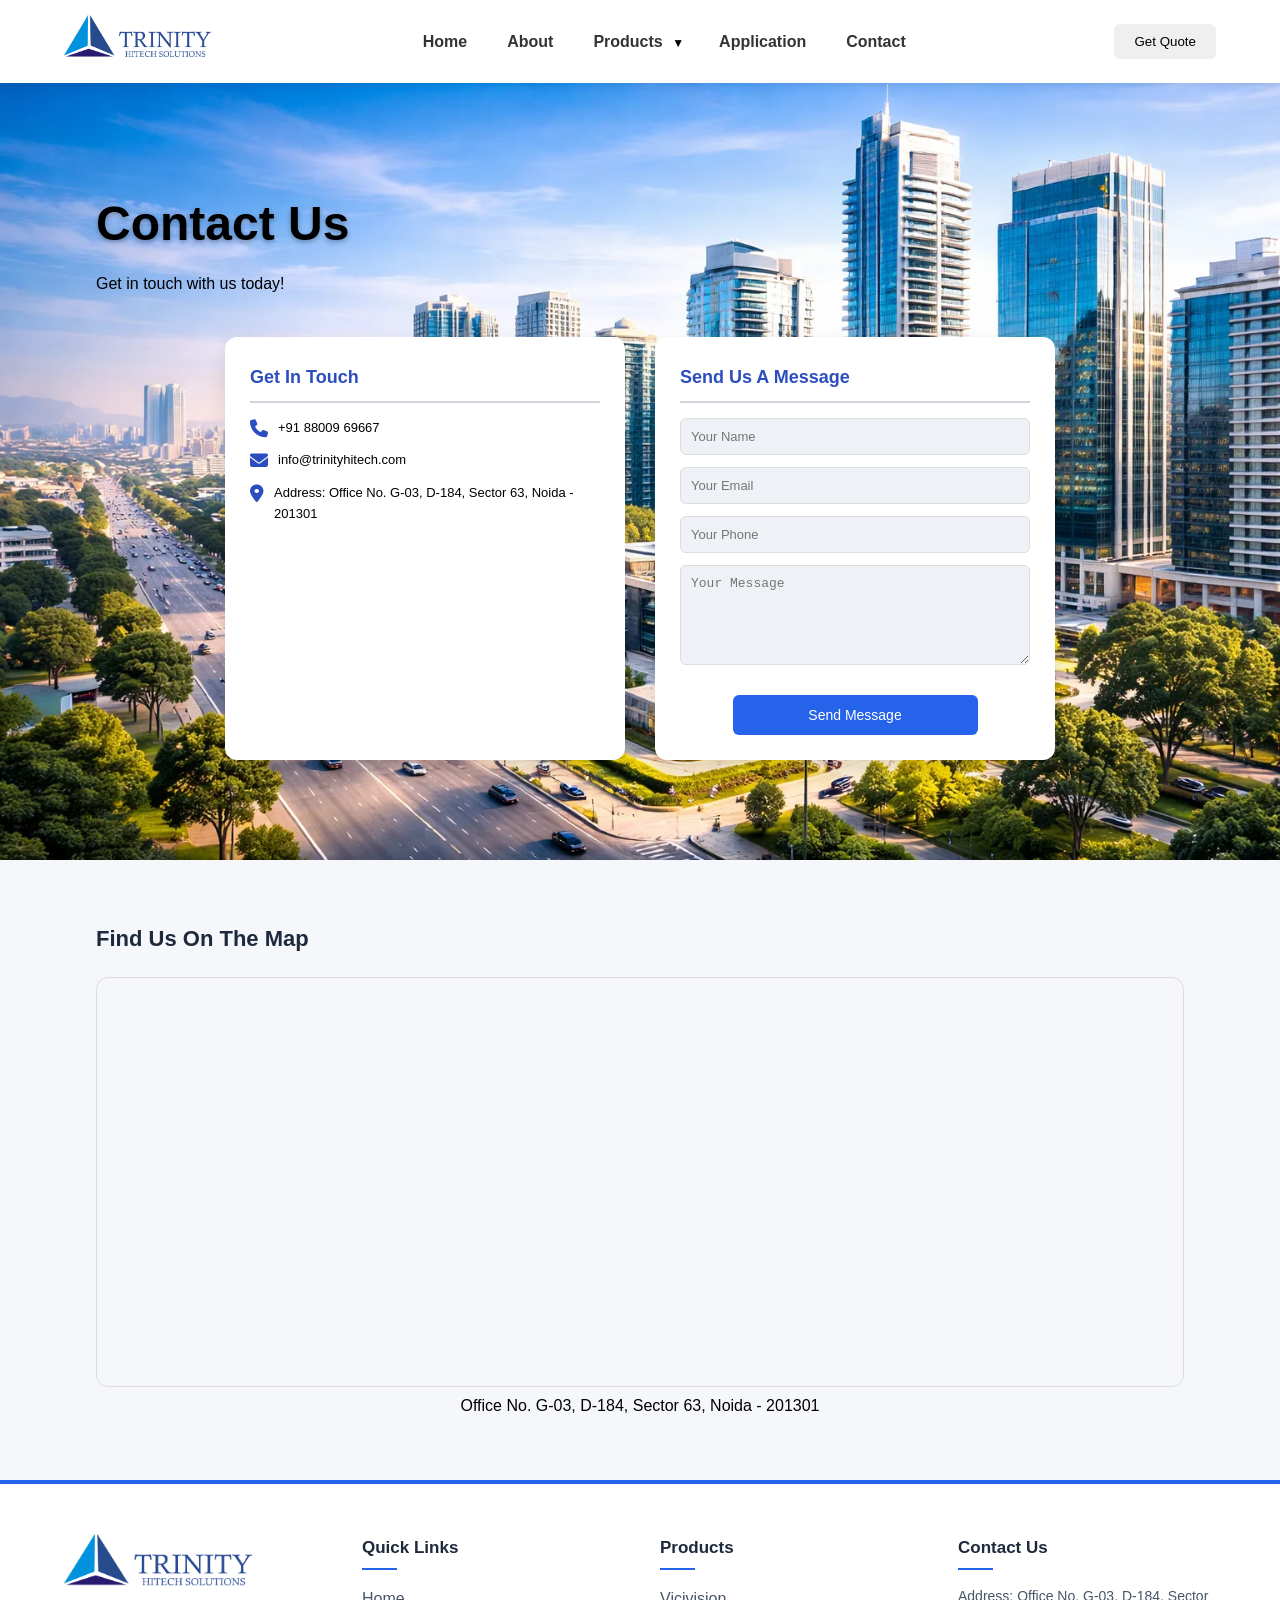
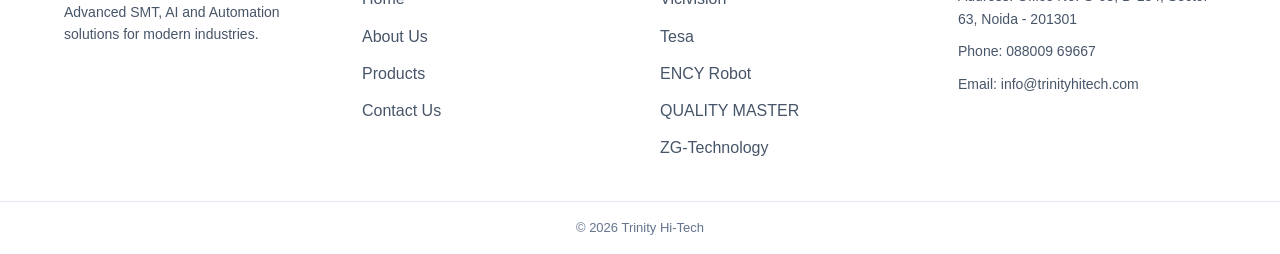
<file: pages/contect.html>
<!DOCTYPE html>
<html lang="en">
<head>
<meta charset="UTF-8">
<meta name="viewport" content="width=device-width, initial-scale=1.0">

<title>Contact Us</title>

<link rel="preload" href="https://fonts.googleapis.com/css2?family=Poppins:wght@300;400;600&display=swap" as="style">
<link href="https://fonts.googleapis.com/css2?family=Poppins:wght@300;400;600&display=swap" rel="stylesheet">

<link rel="stylesheet" href="https://cdnjs.cloudflare.com/ajax/libs/font-awesome/6.5.0/css/all.min.css">

<link rel="stylesheet" href="/css/style.css">
</head>

<body>


<header>
<nav class="container nav">

  <!-- LOGO -->
  <a href="/index.html" class="logo">
    <img src="/images/logo.webp"
         alt="logo"
         width="150"
         height="50"
         fetchpriority="high"
         decoding="async">
  </a>

  <!-- HAMBURGER -->
  <div class="hamburger" onclick="toggleMenu()">
    <span></span>
    <span></span>
    <span></span>
  </div>

  <!-- NAV LINKS -->
  <ul class="nav-links" id="navLinks">

    <li><a href="/index.html">Home</a></li>

    <li><a href="/pages/about.html">About</a></li>

    <!-- PRODUCTS -->
    <li class="dropdown">

      <div class="nav-item">
        <a href="/pages/product.html">Products</a>
        <span class="arrow-toggle">▼</span>
      </div>

      <ul class="dropdown-menu">
        <li><a href="/pages/about-products.html?id=1">VICIVISION</a></li>
        <li><a href="/pages/about-products.html?id=2">TESA</a></li>
        <li><a href="/pages/ency-robot.html">ENCY Robot</a></li>
        <li><a href="/pages/quality-master.html">QUALITY MASTER</a></li>
        <li><a href="/pages/air-dryers.html">Air Dryers</a></li>
        <li><a href="/pages/zg-technology.html">ZG-Technology</a></li>
      </ul>

    </li>

    <!-- APPLICATION -->
    <li><a href="/pages/application.html">Application</a></li>

    <!-- CONTACT -->
    <li><a href="/pages/contect.html">Contact</a></li>

    <!-- MOBILE BUTTON -->
    <li class="mobile-btn">
      <button class="btn red">Get Quote</button>
    </li>

  </ul>

  <!-- DESKTOP BUTTON -->
  <button class="btn red desktop-btn">Get Quote</button>

</nav>
</header>

<!-- ================= HERO ================= -->
<section class="ct-hero" style="background-image:url('/images/contact-hero.webp')">

  <!-- DARK OVERLAY -->
  <div class="ct-overlay">

    <div class="ct-wrap">

      <h1>Contact Us</h1>
      <p>Get in touch with us today!</p>

      <div class="ct-boxes">

        <!-- LEFT INFO -->
        <div class="ct-info">

          <h3>Get In Touch</h3>

          <p><i class="fas fa-phone"></i> +91 88009 69667</p>
          <p><i class="fas fa-envelope"></i> info@trinityhitech.com</p>
          <p><i class="fas fa-location-dot"></i> Address: Office No. G-03, D-184, Sector 63, Noida - 201301</p>

        </div>

        <!-- FORM -->
        <div class="ct-form">

          <h3>Send Us A Message</h3>

          <form>
            <input type="text" placeholder="Your Name" required>
            <input type="email" placeholder="Your Email" required>
            <input type="text" placeholder="Your Phone">
            <textarea placeholder="Your Message"></textarea>
            <button type="submit">Send Message</button>
          </form>

        </div>

      </div>

    </div>

  </div>
</section>

<!-- ================= MAP ================= -->
<section class="ct-map">
  <div class="ct-wrap">

    <h2>Find Us On The Map</h2>

    <!-- GOOGLE MAP EMBED -->
    <div class="ct-map-box">
      <iframe 
        src="https://www.google.com/maps?q=New+Delhi&output=embed"
        width="100%" 
        height="400" 
        style="border:0;" 
        loading="lazy">
      </iframe>
    </div>

    <p class="ct-address">
      Office No. G-03, D-184, Sector 63, Noida - 201301
    </p>

  </div>
</section>


 <!----------------------------------footer page -------------------------->
<footer class="footer">

  <div class="container footer-container">

    <!-- LEFT -->
    <div class="footer-col">

      <!-- ✅ LOGO FIX -->
      <img src="/images/logo.webp" class="footer-logo-img" alt="Logo" loading="lazy" decoding="async">

      <p>
        Advanced SMT, AI and Automation solutions for modern industries.
      </p>
    </div>

    <!-- QUICK LINKS -->
    <div class="footer-col">
      <h3>Quick Links</h3>
      <ul>
        <li><a href="/index.html">Home</a></li>
        <li><a href="/pages/about.html">About Us</a></li>
        <li><a href="/pages/product.html">Products</a></li>
        <li><a href="/pages/contect.html">Contact Us</a></li>
      </ul>
    </div>

    <!-- PRODUCTS -->
    <div class="footer-col">
      <h3>Products</h3>
      <ul>
        <li><a href="/pages/about-products.html?id=1">Vicivision</a></li>
        <li><a href="/pages/about-products.html?id=2">Tesa</a></li>
        <li><a href="/pages/about-products.html?id=3">ENCY Robot</a></li>
        <li><a href="/pages/about-products.html?id=5">QUALITY MASTER</a></li>
        <li><a href="/pages/zg-technology.html">ZG-Technology</a></li>
      </ul>
    </div>

    <!-- CONTACT -->
    <div class="footer-col">
      <h3>Contact Us</h3>

      <!-- ✅ ADDRESS FIX -->
      <p>
        Address: Office No. G-03, D-184, Sector 63, Noida - 201301
      </p>

      <p>Phone: 088009 69667</p>
      <p>Email: info@trinityhitech.com</p>
    </div>

  </div>

  <div class="footer-bottom">
    <p>© 2026 Trinity Hi-Tech</p>
  </div>

</footer>
<script src="/js/script.js" defer></script>

</body>
</html>
</file>
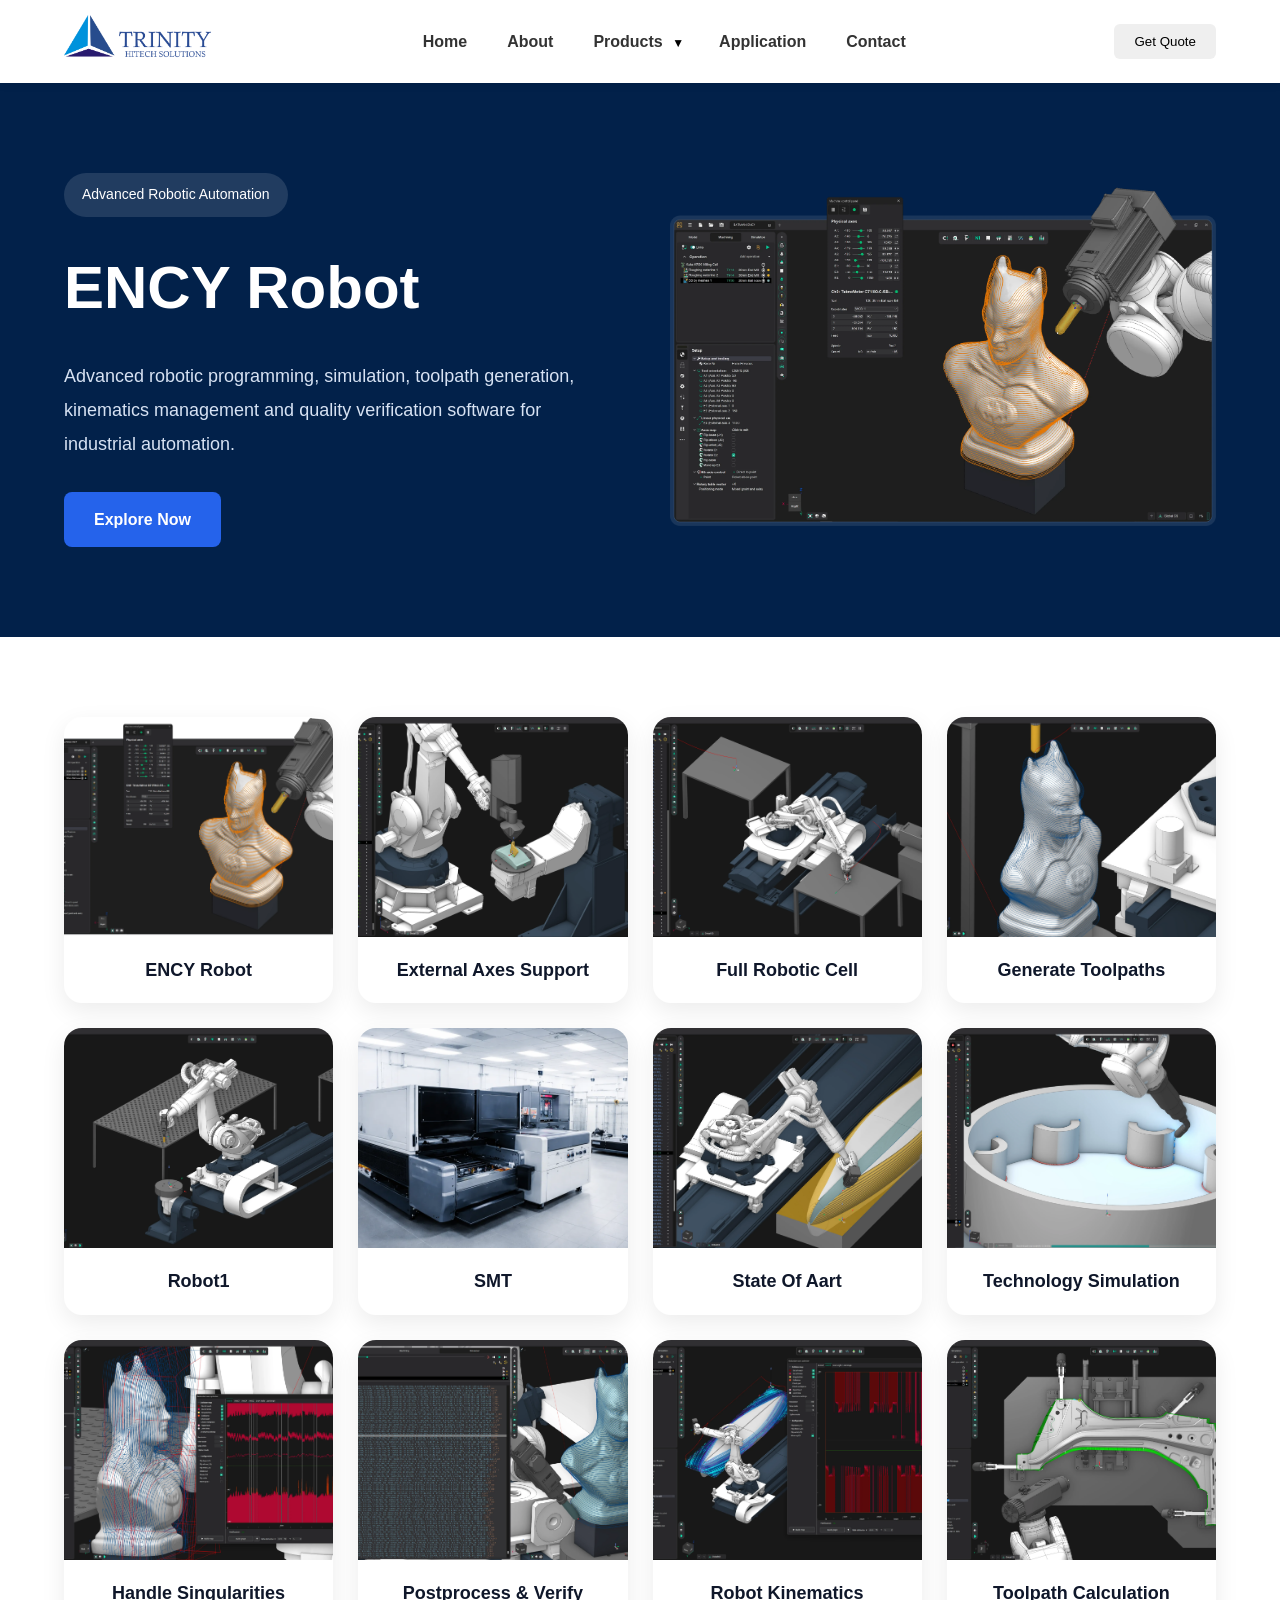
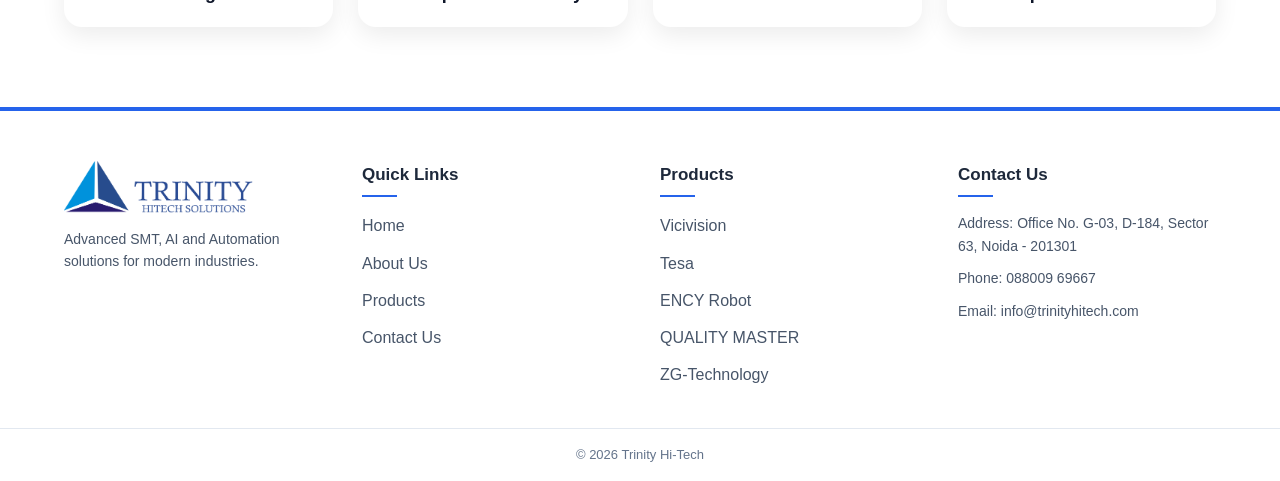
<file: pages/ency-robot.html>
<!DOCTYPE html>
<html lang="en">
<head>
<meta charset="UTF-8">
<meta name="viewport" content="width=device-width, initial-scale=1.0">
<title>ENCY Robot</title>

<link rel="stylesheet" href="/css/style.css">
</head>
<body>

<!-- Header -->
<header>
<nav class="container nav">

  <!-- LOGO -->
  <a href="/index.html" class="logo">
    <img src="/images/logo.webp"
         alt="logo"
         width="150"
         height="50"
         fetchpriority="high"
         decoding="async">
  </a>

  <!-- HAMBURGER -->
  <div class="hamburger" onclick="toggleMenu()">
    <span></span>
    <span></span>
    <span></span>
  </div>

  <!-- NAV LINKS -->
  <ul class="nav-links" id="navLinks">

    <li><a href="/index.html">Home</a></li>

    <li><a href="/pages/about.html">About</a></li>

    <!-- PRODUCTS -->
    <li class="dropdown">

      <div class="nav-item">
        <a href="/pages/product.html">Products</a>
        <span class="arrow-toggle">▼</span>
      </div>

      <ul class="dropdown-menu">
        <li><a href="/pages/about-products.html?id=1">VICIVISION</a></li>
        <li><a href="/pages/about-products.html?id=2">TESA</a></li>
        <li><a href="/pages/ency-robot.html">ENCY Robot</a></li>
        <li><a href="/pages/quality-master.html">QUALITY MASTER</a></li>
        <li><a href="/pages/air-dryers.html">Air Dryers</a></li>
        <li><a href="/pages/zg-technology.html">ZG-Technology</a></li>
      </ul>

    </li>

    <!-- APPLICATION -->
    <li><a href="/pages/application.html">Application</a></li>

    <!-- CONTACT -->
    <li><a href="/pages/contect.html">Contact</a></li>

    <!-- MOBILE BUTTON -->
    <li class="mobile-btn">
      <button class="btn red">Get Quote</button>
    </li>

  </ul>

  <!-- DESKTOP BUTTON -->
  <button class="btn red desktop-btn">Get Quote</button>

</nav>
</header>

<section class="ency-hero-sec">

    <div class="ency-hero-container">

        <div class="ency-hero-left">

            <span class="ency-label">
                Advanced Robotic Automation
            </span>

            <h1>
                ENCY Robot
            </h1>

            <p>
                Advanced robotic programming, simulation,
                toolpath generation, kinematics management
                and quality verification software for
                industrial automation.
            </p>

            <a href="#" class="ency-hero-btn">
                Explore Now
            </a>

        </div>

        <div class="ency-hero-right">

            <img src="/images/ENCY Robot.webp" alt="ENCY Robot">

        </div>

    </div>

</section>

<section class="ency-feature-sec">

    <div class="container">

        <div class="ency-feature-grid">

            <div class="ency-box">
                <img src="/images/ENCY Robot.webp">
                <h3>ENCY Robot</h3>
            </div>

            <div class="ency-box">
                <img src="/images/External axes support.webp">
                <h3>External Axes Support</h3>
            </div>

            <div class="ency-box">
                <img src="/images/Full robotic cell.webp">
                <h3>Full Robotic Cell</h3>
            </div>

            <div class="ency-box">
                <img src="/images/Generate toolpaths.webp">
                <h3>Generate Toolpaths</h3>
            </div>

            <div class="ency-box">
                <img src="/images/robot1.webp">
                <h3>Robot1</h3>
            </div>

            <div class="ency-box">
                <img src="/images/smt.webp">
                <h3>SMT</h3>
            </div>

            <div class="ency-box">
                <img src="/images/State-of-art UI.webp">
                <h3>State Of Aart</h3>
            </div>

            <div class="ency-box">
                <img src="/images/Technology simulation.webp">
                <h3>Technology Simulation</h3>
            </div>

            <div class="ency-box">
                <img src="/images/Handle Singularities.webp">
                <h3>Handle Singularities</h3>
            </div>

            <div class="ency-box">
                <img src="/images/Postprocess and verify .webp">
                <h3>Postprocess & Verify</h3>
            </div>

            <div class="ency-box">
                <img src="/images/Robot kinematics management.webp">
                <h3>Robot Kinematics</h3>
            </div>

            <div class="ency-box">
                <img src="/images/Simple toolpath calculation.webp">
                <h3>Toolpath Calculation</h3>
            </div>

        </div>

    </div>

</section>

<!-- Footer -->
<footer class="footer">

  <div class="container footer-container">

    <!-- LEFT -->
    <div class="footer-col">

      <!-- ✅ LOGO FIX -->
      <img src="/images/logo.webp" class="footer-logo-img" alt="Logo" loading="lazy" decoding="async">

      <p>
        Advanced SMT, AI and Automation solutions for modern industries.
      </p>
    </div>

    <!-- QUICK LINKS -->
    <div class="footer-col">
      <h3>Quick Links</h3>
      <ul>
        <li><a href="/index.html">Home</a></li>
        <li><a href="/pages/about.html">About Us</a></li>
        <li><a href="/pages/product.html">Products</a></li>
        <li><a href="/pages/contect.html">Contact Us</a></li>
      </ul>
    </div>

    <!-- PRODUCTS -->
    <div class="footer-col">
      <h3>Products</h3>
      <ul>
        <li><a href="/pages/about-products.html?id=1">Vicivision</a></li>
        <li><a href="/pages/about-products.html?id=2">Tesa</a></li>
        <li><a href="/pages/about-products.html?id=3">ENCY Robot</a></li>
        <li><a href="/pages/about-products.html?id=5">QUALITY MASTER</a></li>
        <li><a href="/pages/zg-technology.html">ZG-Technology</a></li>
      </ul>
    </div>

    <!-- CONTACT -->
    <div class="footer-col">
      <h3>Contact Us</h3>

      <!-- ✅ ADDRESS FIX -->
      <p>
        Address: Office No. G-03, D-184, Sector 63, Noida - 201301
      </p>

      <p>Phone: 088009 69667</p>
      <p>Email: info@trinityhitech.com</p>
    </div>

  </div>

  <div class="footer-bottom">
    <p>© 2026 Trinity Hi-Tech</p>
  </div>

</footer>
<script src="/js/script.js"></script>
</body>
</html>
</file>
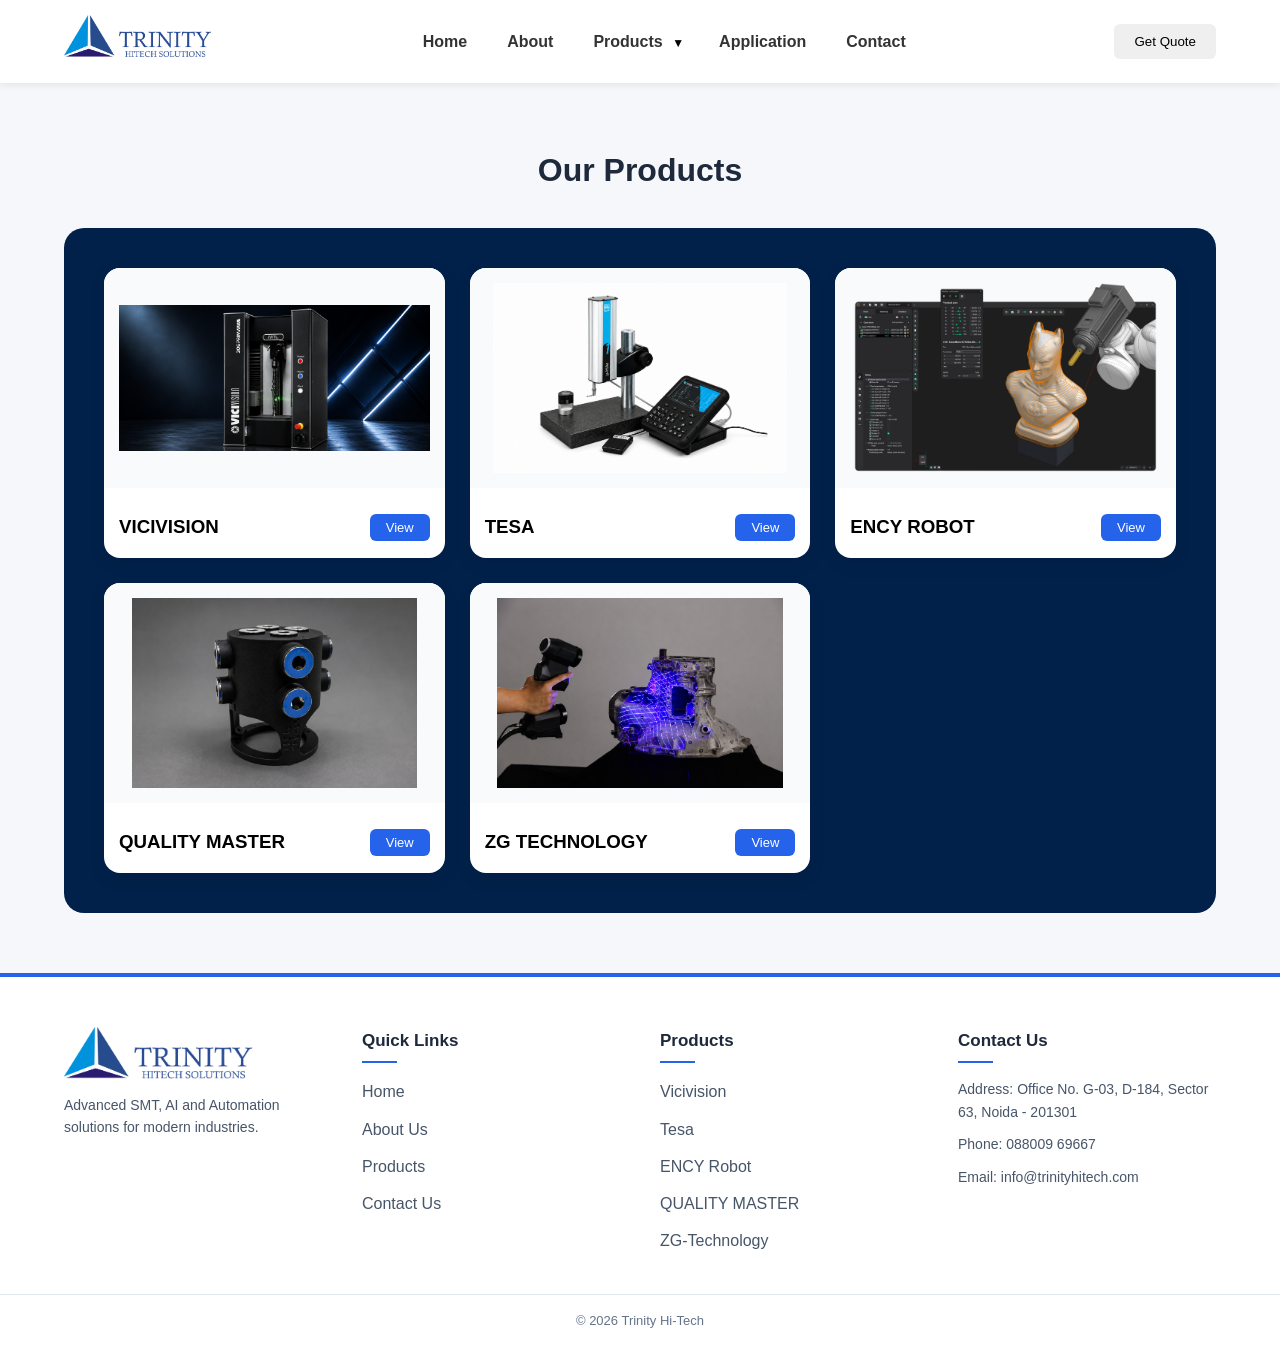
<file: pages/product.html>
<!DOCTYPE html>
<html lang="en">
<head>
  <meta charset="UTF-8">
  <meta http-equiv="X-UA-Compatible" content="IE=edge">
  <meta name="viewport" content="width=device-width, initial-scale=1.0">

  <title>My Products</title>

  <link rel="preload" href="/css/style.css" as="style">
  <link rel="stylesheet" href="/css/style.css">

  <link rel="preconnect" href="https://fonts.googleapis.com">
  <link rel="preconnect" href="https://fonts.gstatic.com" crossorigin>

  <link href="https://fonts.googleapis.com/css2?family=Poppins:wght@300;400;600&display=swap" rel="stylesheet">
</head>

<body>

   <header>
<nav class="container nav">

  <!-- LOGO -->
  <a href="/index.html" class="logo">
    <img src="/images/logo.webp"
         alt="logo"
         width="150"
         height="50"
         fetchpriority="high"
         decoding="async">
  </a>

  <!-- HAMBURGER -->
  <div class="hamburger" onclick="toggleMenu()">
    <span></span>
    <span></span>
    <span></span>
  </div>

  <!-- NAV LINKS -->
  <ul class="nav-links" id="navLinks">

    <li><a href="/index.html">Home</a></li>

    <li><a href="/pages/about.html">About</a></li>

    <!-- PRODUCTS -->
    <li class="dropdown">

      <div class="nav-item">
        <a href="/pages/product.html">Products</a>
        <span class="arrow-toggle">▼</span>
      </div>

      <ul class="dropdown-menu">
        <li><a href="/pages/about-products.html?id=1">VICIVISION</a></li>
        <li><a href="/pages/about-products.html?id=2">TESA</a></li>
        <li><a href="/pages/ency-robot.html">ENCY Robot</a></li>
        <li><a href="/pages/quality-master.html">QUALITY MASTER</a></li>
        <li><a href="/pages/air-dryers.html">Air Dryers</a></li>
        <li><a href="/pages/zg-technology.html">ZG-Technology</a></li>
      </ul>

    </li>

    <!-- APPLICATION -->
    <li><a href="/pages/application.html">Application</a></li>

    <!-- CONTACT -->
    <li><a href="/pages/contect.html">Contact</a></li>

    <!-- MOBILE BUTTON -->
    <li class="mobile-btn">
      <button class="btn red">Get Quote</button>
    </li>

  </ul>

  <!-- DESKTOP BUTTON -->
  <button class="btn red desktop-btn">Get Quote</button>

</nav>
</header>

<main class="container">

<section class="prod-wrapper">

  <h2 class="prod-heading">Our Products</h2>

  <div class="prod-wrapper-inner">

    <div class="prod-grid">

      <!-- VICIVISION -->
      <div class="prod-item">
        <img src="/images/vicivision.webp" class="prod-img" loading="lazy" decoding="async">

        <div class="prod-bottom">
          <h3 class="prod-title">VICIVISION</h3>

          <a href="/pages/about-products.html?id=1">
            <button class="prod-btn">View</button>
          </a>
        </div>
      </div>

      <!-- TESA -->
      <div class="prod-item">
        <img src="/images/tesa.webp" class="prod-img" loading="lazy" decoding="async">

        <div class="prod-bottom">
          <h3 class="prod-title">TESA</h3>

          <a href="/pages/about-products.html?id=2">
            <button class="prod-btn">View</button>
          </a>
        </div>
      </div>

      <!-- ENCY ROBOT -->
      <div class="prod-item">
        <img src="/images/ENCY Robot.webp" class="prod-img" loading="lazy" decoding="async">

        <div class="prod-bottom">
          <h3 class="prod-title">ENCY ROBOT</h3>

          <a href="/pages/ency-robot.html">
            <button class="prod-btn">View</button>
          </a>
        </div>
      </div>

      <!-- QUALITY MASTER -->
      <div class="prod-item">
        <img src="/images/quality-master.webp" class="prod-img" loading="lazy" decoding="async">

        <div class="prod-bottom">
          <h3 class="prod-title">QUALITY MASTER</h3>

          <a href="/pages/quality-master.html">
            <button class="prod-btn">View</button>
          </a>
        </div>
      </div>

      <!-- ZG TECHNOLOGY -->
      <div class="prod-item">
        <img src="/images/ZG Technology - 3D Handheld Scanners.webp" class="prod-img" loading="lazy" decoding="async">

        <div class="prod-bottom">
          <h3 class="prod-title">ZG TECHNOLOGY</h3>

          <a href="/pages/zg-technology.html">
            <button class="prod-btn">View</button>
          </a>
        </div>
      </div>

    </div>

  </div>

</section>
</main>
<!----------------------------------footer page -------------------------->
<footer class="footer">

  <div class="container footer-container">

    <!-- LEFT -->
    <div class="footer-col">

      <!-- ✅ LOGO FIX -->
      <img src="/images/logo.webp" class="footer-logo-img" alt="Logo" loading="lazy" decoding="async">

      <p>
        Advanced SMT, AI and Automation solutions for modern industries.
      </p>
    </div>

    <!-- QUICK LINKS -->
    <div class="footer-col">
      <h3>Quick Links</h3>
      <ul>
        <li><a href="/index.html">Home</a></li>
        <li><a href="/pages/about.html">About Us</a></li>
        <li><a href="/pages/product.html">Products</a></li>
        <li><a href="/pages/contect.html">Contact Us</a></li>
      </ul>
    </div>

    <!-- PRODUCTS -->
    <div class="footer-col">
      <h3>Products</h3>
      <ul>
        <li><a href="/pages/about-products.html?id=1">Vicivision</a></li>
        <li><a href="/pages/about-products.html?id=2">Tesa</a></li>
        <li><a href="/pages/about-products.html?id=3">ENCY Robot</a></li>
        <li><a href="/pages/about-products.html?id=5">QUALITY MASTER</a></li>
        <li><a href="/pages/zg-technology.html">ZG-Technology</a></li>
      </ul>
    </div>

    <!-- CONTACT -->
    <div class="footer-col">
      <h3>Contact Us</h3>

      <!-- ✅ ADDRESS FIX -->
      <p>
        Address: Office No. G-03, D-184, Sector 63, Noida - 201301
      </p>

      <p>Phone: 088009 69667</p>
      <p>Email: info@trinityhitech.com</p>
    </div>

  </div>

  <div class="footer-bottom">
    <p>© 2026 Trinity Hi-Tech</p>
  </div>

</footer>
<script src="/js/script.js" defer></script>

</body>
</html>
</file>
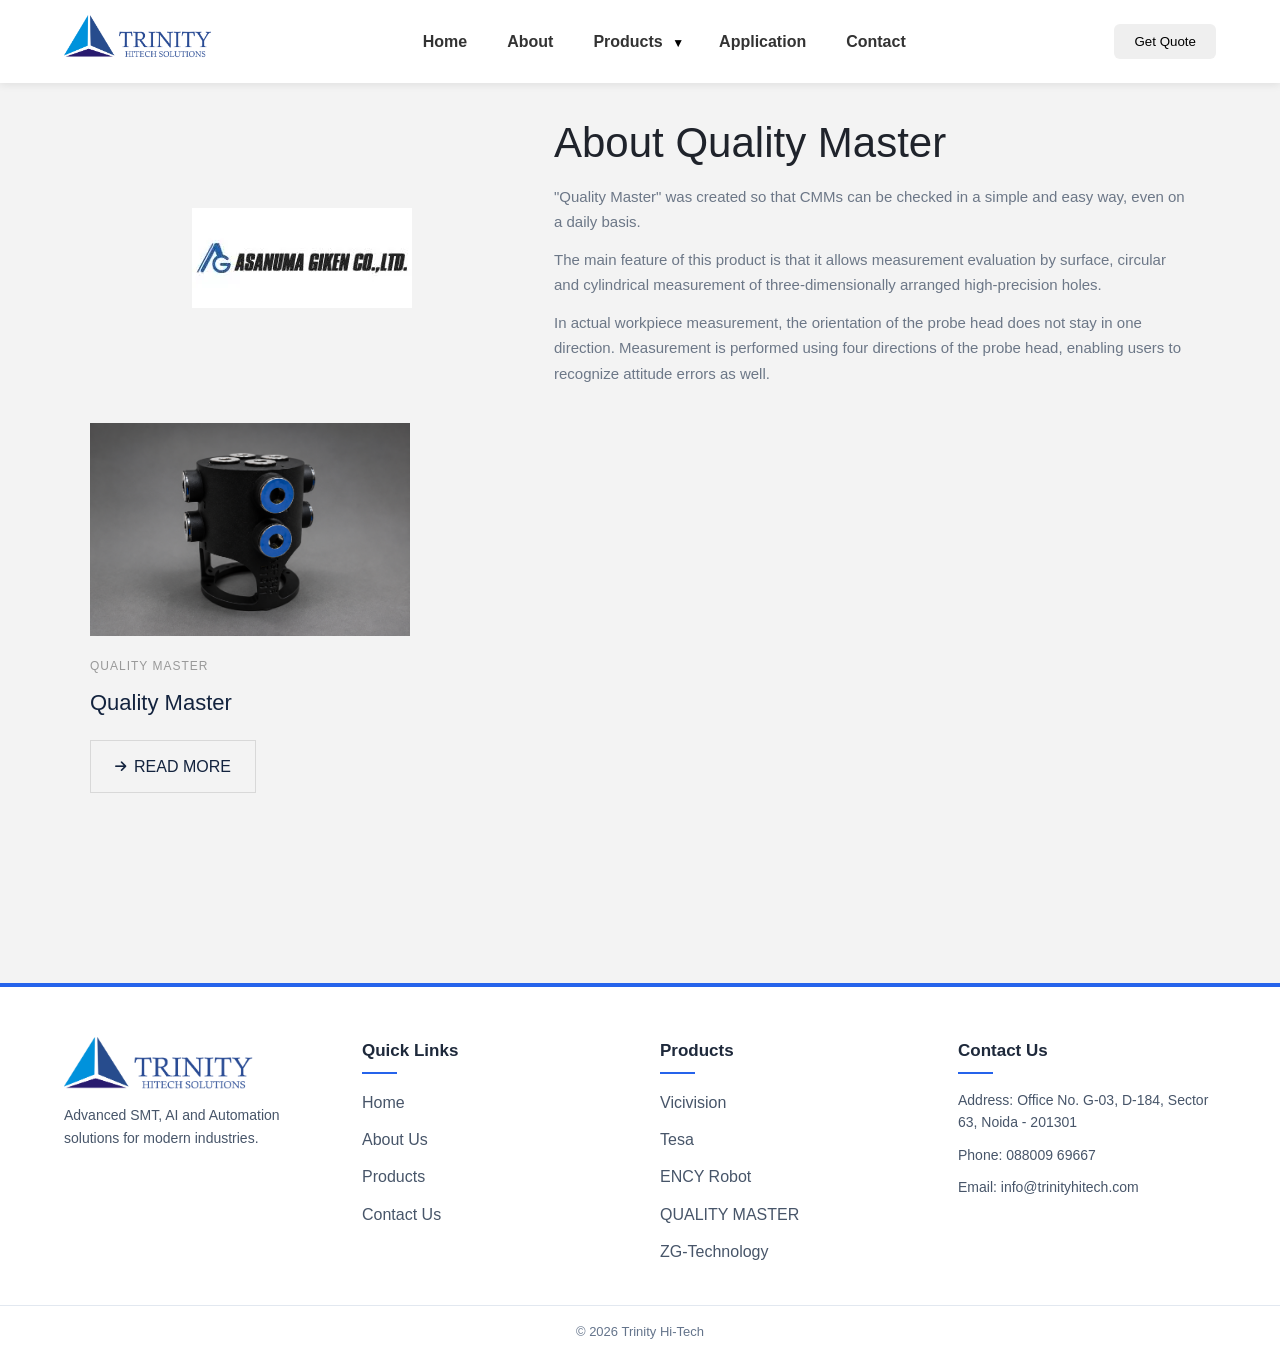
<file: pages/quality-master.html>
<!DOCTYPE html>
<html lang="en">

<head>
<meta charset="UTF-8">
<meta name="viewport" content="width=device-width, initial-scale=1.0">

<title>Quality Master | Trinity Hi-Tech</title>

<link rel="preload"
href="https://fonts.googleapis.com/css2?family=Poppins:wght@300;400;500;600;700&display=swap"
as="style">

<link href="https://fonts.googleapis.com/css2?family=Poppins:wght@300;400;500;600;700&display=swap"
rel="stylesheet">

<link rel="stylesheet"
href="https://cdnjs.cloudflare.com/ajax/libs/font-awesome/6.5.0/css/all.min.css">

<link rel="stylesheet" href="/css/style.css">

</head>

<body>
<header>
<nav class="container nav">

  <!-- LOGO -->
  <a href="/index.html" class="logo">
    <img src="/images/logo.webp"
         alt="logo"
         width="150"
         height="50"
         fetchpriority="high"
         decoding="async">
  </a>

  <!-- HAMBURGER -->
  <div class="hamburger" onclick="toggleMenu()">
    <span></span>
    <span></span>
    <span></span>
  </div>

  <!-- NAV LINKS -->
  <ul class="nav-links" id="navLinks">

    <li><a href="/index.html">Home</a></li>

    <li><a href="/pages/about.html">About</a></li>

    <!-- PRODUCTS -->
    <li class="dropdown">

      <div class="nav-item">
        <a href="/pages/product.html">Products</a>
        <span class="arrow-toggle">▼</span>
      </div>

      <ul class="dropdown-menu">
        <li><a href="/pages/about-products.html?id=1">VICIVISION</a></li>
        <li><a href="/pages/about-products.html?id=2">TESA</a></li>
        <li><a href="/pages/ency-robot.html">ENCY Robot</a></li>
        <li><a href="/pages/quality-master.html">QUALITY MASTER</a></li>
        <li><a href="/pages/air-dryers.html">Air Dryers</a></li>
        <li><a href="/pages/zg-technology.html">ZG-Technology</a></li>
      </ul>

    </li>

    <!-- APPLICATION -->
    <li><a href="/pages/application.html">Application</a></li>

    <!-- CONTACT -->
    <li><a href="/pages/contect.html">Contact</a></li>

    <!-- MOBILE BUTTON -->
    <li class="mobile-btn">
      <button class="btn red">Get Quote</button>
    </li>

  </ul>

  <!-- DESKTOP BUTTON -->
  <button class="btn red desktop-btn">Get Quote</button>

</nav>
</header>
<main class="qm-page-wrapper">

    <!-- ================= ABOUT QUALITY MASTER ================= -->

    <section class="qm-about-section">

        <div class="qm-about-container">

            <div class="qm-about-logo">

                <img src="/images/partner1.webp"
                alt="Quality Master">

            </div>

            <div class="qm-about-content">

                <h1>About Quality Master</h1>

                <p>
                    "Quality Master" was created so that CMMs can be checked
                    in a simple and easy way, even on a daily basis.
                </p>

                <p>
                    The main feature of this product is that it allows
                    measurement evaluation by surface, circular and
                    cylindrical measurement of three-dimensionally
                    arranged high-precision holes.
                </p>

                <p>
                    In actual workpiece measurement, the orientation of
                    the probe head does not stay in one direction.
                    Measurement is performed using four directions of
                    the probe head, enabling users to recognize
                    attitude errors as well.
                </p>

            </div>

        </div>

    </section>

    <!-- ================= PRODUCT ================= -->

   <section class="qm-product-section">

    <div class="qm-product-container">

        <div class="qm-product-card">

            <div class="qm-product-image">

                <img src="/images/quality-master.webp"
                     alt="Quality Master">

            </div>

            <span class="qm-product-tag">
                QUALITY MASTER
            </span>

            <h3>
                Quality Master
            </h3>

            <a href="javascript:void(0)"
               class="qm-read-more-btn"
               onclick="toggleQualityMasterDetails()">

                <i class="fa-solid fa-arrow-right"></i>

                READ MORE

            </a>

        </div>

    </div>

    <!-- DETAILS SECTION -->

    <div class="qm-hidden-details" id="qualityMasterDetails">

        <h2>Quality Master</h2>

        <p>
            "Quality Master" was created so that CMMs can be checked in a
            simple and easy way, even on a daily basis. The main feature
            of this product is that it allows measurement evaluation by
            surface, circular, and cylindrical measurement of
            three-dimensionally arranged high-precision holes.
        </p>

        <p>
            In actual workpiece measurement, the orientation of the probe
            head doesn’t stay in one direction. It is measured using the
            four directions of probe head, enabling users to recognize
            attitude error as well.
        </p>

        <h3>TRACEABILITY</h3>

        <p>
            Quality Master has achieved traceability with National Standards.
            Inspection using our traceable, national standard-compliant
            gauge assists you in reducing costs.
        </p>

        <h3>CUSTOMERS’ UTILIZATION EXAMPLES</h3>

        <ul>

            <li>
                Use of CMMs in pre-start inspections.
            </li>

            <li>
                Checking the accuracy of CMMs between regular and
                periodic calibrations.
            </li>

            <li>
                Clarification of adjustment and repair details in the
                event of CMM problems.
            </li>

        </ul>

        <h3>SPECIFICATION</h3>

        <ul>

            <li>
                Made of low thermal expansion casting that is less
                susceptible to temperature changes.
            </li>

            <li>
                Simple and stable shape with 12 precision bushings
                arranged in ideal positions.
            </li>

            <li>
                Cylindrical shape with low concentration of stress,
                high resistance to temperature change, vibration,
                and shock.
            </li>

        </ul>

    </div>

</section>

</main>
<footer class="footer">

  <div class="container footer-container">

    <!-- LEFT -->
    <div class="footer-col">

      <!-- ✅ LOGO FIX -->
      <img src="/images/logo.webp" class="footer-logo-img" alt="Logo" loading="lazy" decoding="async">

      <p>
        Advanced SMT, AI and Automation solutions for modern industries.
      </p>
    </div>

    <!-- QUICK LINKS -->
    <div class="footer-col">
      <h3>Quick Links</h3>
      <ul>
        <li><a href="/index.html">Home</a></li>
        <li><a href="/pages/about.html">About Us</a></li>
        <li><a href="/pages/product.html">Products</a></li>
        <li><a href="/pages/contect.html">Contact Us</a></li>
      </ul>
    </div>

    <!-- PRODUCTS -->
    <div class="footer-col">
      <h3>Products</h3>
      <ul>
        <li><a href="/pages/about-products.html?id=1">Vicivision</a></li>
        <li><a href="/pages/about-products.html?id=2">Tesa</a></li>
        <li><a href="/pages/about-products.html?id=3">ENCY Robot</a></li>
        <li><a href="/pages/about-products.html?id=5">QUALITY MASTER</a></li>
        <li><a href="/pages/zg-technology.html">ZG-Technology</a></li>
      </ul>
    </div>

    <!-- CONTACT -->
    <div class="footer-col">
      <h3>Contact Us</h3>

      <!-- ✅ ADDRESS FIX -->
      <p>
        Address: Office No. G-03, D-184, Sector 63, Noida - 201301
      </p>

      <p>Phone: 088009 69667</p>
      <p>Email: info@trinityhitech.com</p>
    </div>

  </div>

  <div class="footer-bottom">
    <p>© 2026 Trinity Hi-Tech</p>
  </div>

</footer>
<script src="/js/script.js"></script>
</body>
</html>
</file>
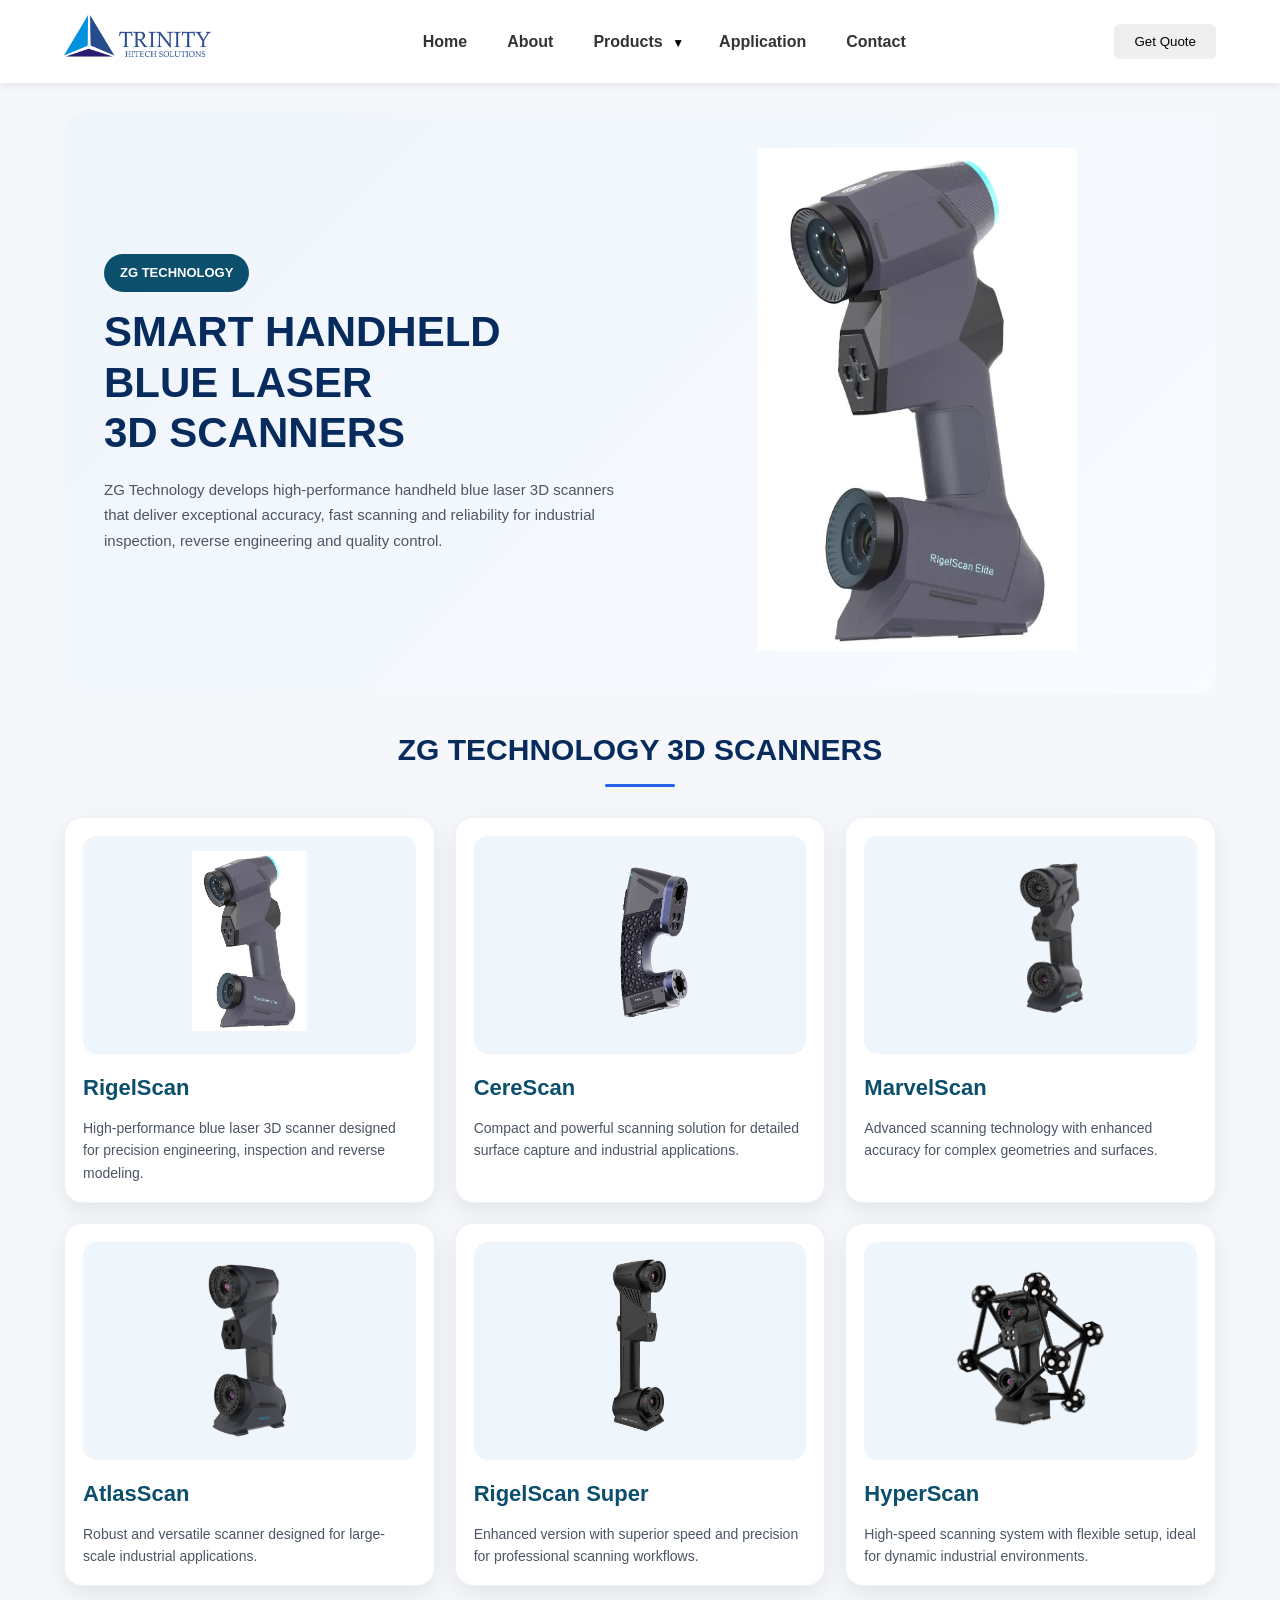
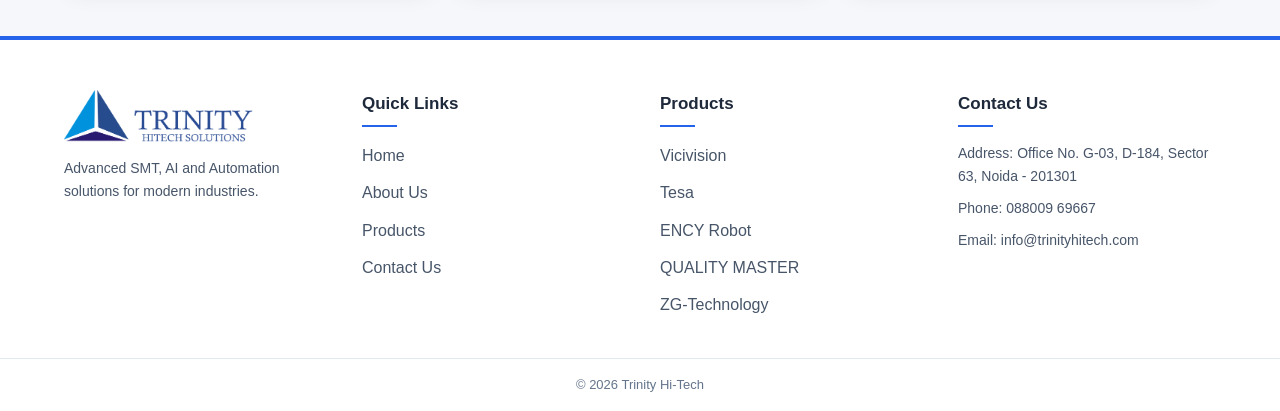
<file: pages/zg-technology.html>
<!DOCTYPE html>
<html lang="en">

<head>
    <meta charset="UTF-8">
    <meta name="viewport" content="width=device-width, initial-scale=1.0">
    <title>ZG Technology</title>

    <link rel="preload" href="/css/style.css" as="style">
    <link rel="stylesheet" href="/css/style.css">
</head>

<body>


<header>
<nav class="container nav">

  <!-- LOGO -->
  <a href="/index.html" class="logo">
    <img src="/images/logo.webp"
         alt="logo"
         width="150"
         height="50"
         fetchpriority="high"
         decoding="async">
  </a>

  <!-- HAMBURGER -->
  <div class="hamburger" onclick="toggleMenu()">
    <span></span>
    <span></span>
    <span></span>
  </div>

  <!-- NAV LINKS -->
  <ul class="nav-links" id="navLinks">

    <li><a href="/index.html">Home</a></li>

    <li><a href="/pages/about.html">About</a></li>

    <!-- PRODUCTS -->
    <li class="dropdown">

      <div class="nav-item">
        <a href="/pages/product.html">Products</a>
        <span class="arrow-toggle">▼</span>
      </div>

      <ul class="dropdown-menu">
        <li><a href="/pages/about-products.html?id=1">VICIVISION</a></li>
        <li><a href="/pages/about-products.html?id=2">TESA</a></li>
        <li><a href="/pages/ency-robot.html">ENCY Robot</a></li>
        <li><a href="/pages/quality-master.html">QUALITY MASTER</a></li>
        <li><a href="/pages/air-dryers.html">Air Dryers</a></li>
        <li><a href="/pages/zg-technology.html">ZG-Technology</a></li>
      </ul>

    </li>

    <!-- APPLICATION -->
    <li><a href="/pages/application.html">Application</a></li>

    <!-- CONTACT -->
    <li><a href="/pages/contect.html">Contact</a></li>

    <!-- MOBILE BUTTON -->
    <li class="mobile-btn">
      <button class="btn red">Get Quote</button>
    </li>

  </ul>

  <!-- DESKTOP BUTTON -->
  <button class="btn red desktop-btn">Get Quote</button>

</nav>
</header>

<section class="zg-hero">

    <div class="zg-hero-content">

        <div class="zg-hero-left">

            <span class="zg-badge">
                ZG TECHNOLOGY
            </span>

            <h1>
                SMART HANDHELD BLUE LASER
                <br>
                3D SCANNERS
            </h1>

            <p>
                ZG Technology develops high-performance handheld blue laser
                3D scanners that deliver exceptional accuracy, fast scanning
                and reliability for industrial inspection, reverse engineering
                and quality control.
            </p>

        </div>

        <div class="zg-hero-right">

            <img src="/images/RigelScan.webp" alt="ZG Scanner">

        </div>

    </div>

</section>

<section class="zg-products-section">

    <div class="zg-section-title">

        <h2>ZG TECHNOLOGY 3D SCANNERS</h2>

    </div>

    <div class="zg-products-grid">

        <!-- CARD 1 -->

        <div class="zg-card">

            <div class="zg-card-image">
                <img src="/images/RigelScan.webp" alt="RigelScan">
            </div>

            <div class="zg-card-content">

                <h3>RigelScan</h3>

                <p>
                    High-performance blue laser 3D scanner designed
                    for precision engineering, inspection and reverse modeling.
                </p>

            </div>

        </div>

        <!-- CARD 2 -->

        <div class="zg-card">

            <div class="zg-card-image">
                <img src="/images/CereScan 03.webp" alt="CereScan">
            </div>

            <div class="zg-card-content">

                <h3>CereScan</h3>

                <p>
                    Compact and powerful scanning solution for detailed
                    surface capture and industrial applications.
                </p>

            </div>

        </div>

        <!-- CARD 3 -->

        <div class="zg-card">

            <div class="zg-card-image">
                <img src="/images/MarvelScan.20.webp" alt="MarvelScan">
            </div>

            <div class="zg-card-content">

                <h3>MarvelScan</h3>

                <p>
                    Advanced scanning technology with enhanced accuracy
                    for complex geometries and surfaces.
                </p>

            </div>

        </div>

        <!-- CARD 4 -->

        <div class="zg-card">

            <div class="zg-card-image">
                <img src="/images/ATLASCAN.8.webp" alt="AtlasScan">
            </div>

            <div class="zg-card-content">

                <h3>AtlasScan</h3>

                <p>
                    Robust and versatile scanner designed for
                    large-scale industrial applications.
                </p>

            </div>

        </div>

        <!-- CARD 5 -->

        <div class="zg-card">

            <div class="zg-card-image">
                <img src="/images/RigelScan Super.webp" alt="RigelScan Super">
            </div>

            <div class="zg-card-content">

                <h3>RigelScan Super</h3>

                <p>
                    Enhanced version with superior speed and precision
                    for professional scanning workflows.
                </p>

            </div>

        </div>

        <!-- CARD 6 -->

        <div class="zg-card">

            <div class="zg-card-image">
                <img src="/images/HyperScan.webp" alt="HyperScan">
            </div>

            <div class="zg-card-content">

                <h3>HyperScan</h3>

                <p>
                    High-speed scanning system with flexible setup,
                    ideal for dynamic industrial environments.
                </p>

            </div>

        </div>

    </div>

</section>


<!----------------------------------footer page -------------------------->
<footer class="footer">

  <div class="container footer-container">

    <!-- LEFT -->
    <div class="footer-col">

      <!-- ✅ LOGO FIX -->
      <img src="/images/logo.webp" class="footer-logo-img" alt="Logo" loading="lazy" decoding="async">

      <p>
        Advanced SMT, AI and Automation solutions for modern industries.
      </p>
    </div>

    <!-- QUICK LINKS -->
    <div class="footer-col">
      <h3>Quick Links</h3>
      <ul>
        <li><a href="/index.html">Home</a></li>
        <li><a href="/pages/about.html">About Us</a></li>
        <li><a href="/pages/product.html">Products</a></li>
        <li><a href="/pages/contect.html">Contact Us</a></li>
      </ul>
    </div>

    <!-- PRODUCTS -->
    <div class="footer-col">
      <h3>Products</h3>
      <ul>
        <li><a href="/pages/about-products.html?id=1">Vicivision</a></li>
        <li><a href="/pages/about-products.html?id=2">Tesa</a></li>
        <li><a href="/pages/about-products.html?id=3">ENCY Robot</a></li>
        <li><a href="/pages/about-products.html?id=5">QUALITY MASTER</a></li>
        <li><a href="/pages/zg-technology.html">ZG-Technology</a></li>
      </ul>
    </div>

    <!-- CONTACT -->
    <div class="footer-col">
      <h3>Contact Us</h3>

      <!-- ✅ ADDRESS FIX -->
      <p>
        Address: Office No. G-03, D-184, Sector 63, Noida - 201301
      </p>

      <p>Phone: 088009 69667</p>
      <p>Email: info@trinityhitech.com</p>
    </div>

  </div>

  <div class="footer-bottom">
    <p>© 2026 Trinity Hi-Tech</p>
  </div>

</footer>
<script src="/js/script.js" defer></script>

</body>
</html>
</file>
<file: css/style.css>
* {
  margin: 0;
  padding: 0;
  box-sizing: border-box;
}

body {
  font-family: Arial, sans-serif;
  line-height: 1.7;
  background: #f5f7fa;
   overflow-x: hidden;
}

/* Container */
.container {
  width: 90%;
  margin: auto;
}

/* NAVBAR */
header {
  position: sticky; 
  top: 0;
  z-index: 1000;
  background: #fff;
  padding: 15px 0;
  box-shadow: 0 2px 8px rgba(0,0,0,0.08);
  transition: 0.3s;
}

/* SCROLL */
header.scrolled {
  box-shadow: 0 5px 20px rgba(0,0,0,0.15);
}

/* NAV */
.nav {
  display: flex;
  justify-content: space-between;
  align-items: center;
  position: relative;
}

/* LOGO */
.logo img {
  height: 45px;
}

/* LINKS */
.nav-links {
  display: flex;
  gap: 30px;
  list-style: none;
}

.nav-links li {
  position: relative;
}

.nav-links a {
  text-decoration: none;
  color: #333;
  font-weight: 600;
  padding: 5px;
}

/* UNDERLINE */
.nav-links a::after {
  content: "";
  position: absolute;
  width: 0%;
  height: 3px;
  background: blue;
  left: 0;
  bottom: -6px;
  transition: 0.3s;
}

.nav-links a:hover::after {
  width: 100%;
}

/* BUTTON */
.btn {
  padding: 10px 20px;
  border-radius: 6px;
  border: none;
  cursor: pointer;
}

.blue {
  background: #2563eb;
  color: #fff;
}

/* DESKTOP BUTTON */
.desktop-btn {
  display: block;
}

/* MOBILE BUTTON */
.mobile-btn {
  display: none;
}

/* DROPDOWN */
.dropdown-menu {
  position: absolute;
  top: 100%;
  left: 0;
  background: #fff;
  width: 220px;
  border-radius: 10px;
  padding: 10px 0;
  box-shadow: 0 10px 25px rgba(0,0,0,0.15);

  opacity: 0;
  visibility: hidden;
  transform: translateY(10px);
  transition: 0.3s;
  z-index: 999;
  overflow: hidden;
}

/* HOVER (DESKTOP) */
.dropdown:hover .dropdown-menu {
  opacity: 1;
  visibility: visible;
  transform: translateY(0);
}

/* DROPDOWN ITEMS */
.dropdown-menu li a {
  display: block;
  width: 100%;
  padding: 12px 20px;
  font-size: 14px;
  box-sizing: border-box;
  white-space: nowrap;   /* 🔥 text line break nahi hogi */
}

.dropdown-menu li a:hover {
  background: #f1f5f9;
  color: #1e40af;
  padding-left: 25px;
}

/* ARROW */
.arrow {
  font-size: 10px;
  margin-left: 5px;
}





/* arrow style */
.arrow-toggle {
  cursor: pointer;
  font-size: 12px;
}

/* ================= HAMBURGER ================= */
.hamburger {
  display: none;
  flex-direction: column;
  cursor: pointer;
  gap: 5px;

  position: relative;
  z-index: 9999;   /* 🔥 always on top */
}

/* LINES */
.hamburger span {
  width: 28px;
  height: 3px;
  background: #000;
  display: block;
}



/* ================= HERO ================= */

.hero {
  position: relative;
  height: 90vh;
  overflow: hidden;
}

/* SLIDER */

.hero-slider {
  display: flex;
  height: 100%;

  transition: transform 1s ease-in-out;
}

/* EACH SLIDE */

.hero-slide {
  min-width: 100%;
  width: 100%;
  height: 100%;
  flex-shrink: 0;
  overflow: hidden;
}

/* IMAGE */

.hero-bg {
  width: 100%;
  height: 100%;

  object-fit: cover;
  object-position: center;

  display: block;
}

.hero .btn-blue{
  background: linear-gradient(135deg, #2563eb, #1e40af);
  color: #fff;

  padding: 14px 32px;

  border: none;
  border-radius: 10px;

  font-size: 16px;
  font-weight: 600;

  cursor: pointer;

  transition: all 0.3s ease;

  box-shadow: 0 8px 20px rgba(37,99,235,0.35);
}

/* OVERLAY */

.hero::after {
  content: "";

  position: absolute;
  inset: 0;

  background: rgba(0,0,0,0.45);

  z-index: 1;
}

/* CONTENT */

.hero-content {
  position: absolute;

  top: 50%;
  left: 8%;

  transform: translateY(-50%);

  z-index: 2;

  color: #fff;

  max-width: 600px;
}

.hero-content h1 {
  font-size: 52px;
  line-height: 1.2;
  margin-bottom: 15px;
}

.hero-content p {
  font-size: 18px;
  margin-bottom: 25px;
}




/* ================= ABOUT ================= */
.about {
  padding: 80px 5%;
  display: flex;
  align-items: center;
  justify-content: space-between;
  gap: 50px;
}

/* TEXT HALF */
.about div {
  width: 50%;
}

/* IMAGE HALF */
.about img {
  width: 50%;
  max-height: 400px;   /* 🔥 size control */
  object-fit: cover;
  border-radius: 12px;
}

/* TEXT STYLE */
.about h2 {
  font-size: 32px;
  margin-bottom: 15px;
}

.about p {
  color: #555;
  line-height: 1.6;
}



/* ---------------------------------------------SECTION------------------------------------------- */
.products {
  padding: 80px 0;
  text-align: center;
}

.section-title {
  font-size: 32px;
  margin-bottom: 40px;
  font-weight: 700;
}

/* GRID */
.product-grid{
  display: grid;

  grid-template-columns: repeat(5,1fr);

  gap: 22px;
}

/* CARD */
.product-card {
  background: #fff;
  border-radius: 16px;
  padding: 20px;
  box-shadow: 0 10px 25px rgba(0,0,0,0.08);
  transition: 0.3s;
  cursor: pointer;
}

/* HOVER EFFECT */
.product-card:hover {
  transform: translateY(-10px);
  box-shadow: 0 15px 35px rgba(0,0,0,0.15);
}

/* IMAGE (NO CUT) */
.product-card img {
  width: 100%;
  height: 200px;
  object-fit: contain;   /* 🔥 IMAGE CUT NAHI HOGI */
  margin-bottom: 15px;
}

/* TITLE */
.product-card h3 {
  font-size: 16px;
  font-weight: 600;
}

























/* ----------------------------3d scanner SECTION ------------------------------*/
.scanner-section {
  padding: 80px 0;
  text-align: center;
}

/* GRID */
.scanner-grid{
  display: grid;

  grid-template-columns: repeat(4,1fr);

  gap: 25px;
}

/* CARD */
.scanner-card {
  background: #fff;
  border-radius: 18px;
  padding: 25px;
  box-shadow: 0 10px 30px rgba(0,0,0,0.08);
  transition: 0.3s;
}

/* HOVER EFFECT */
.scanner-card:hover {
  transform: translateY(-10px);
  box-shadow: 0 20px 40px rgba(0,0,0,0.15);
}

/* IMAGE BOX */
.img-box {
  height: 200px;
  display: flex;
  align-items: center;
  justify-content: center;
  margin-bottom: 15px;
}

/* IMAGE */
.img-box img {
  max-width: 100%;
  max-height: 100%;
  object-fit: contain;  /* 🔥 IMAGE CUT NAHI */
}

/* TITLE */
.scanner-card h3 {
  font-size: 18px;
  margin-bottom: 10px;
}

/* BUTTON */
.scanner-card .btn {
  margin-top: 10px;
  padding: 8px 18px;
  font-size: 14px;
}












/* ---------------------partner  SECTION ----------------------------- */
/* ================= PARTNERS ================= */

.partners {
  background: #fff;
  padding: 80px 0;
  overflow: hidden;
}

.partners-container {
  width: 100%;
}

.partners-right h2 {
  text-align: center;
  font-size: 42px;
  font-weight: 700;
  margin-bottom: 50px;
  color: #0a2d62;
}

.slider {
  width: 100%;
  overflow: hidden;
  position: relative;
}

.slide-track {
  display: flex;
  align-items: center;
  gap: 60px;
  width: max-content;
  animation: scroll 25s linear infinite;
}

.slide-track img {
  width: 180px;
  height: 100px;
  object-fit: contain;
  flex-shrink: 0;
  background: #fff;
}

/* Animation */

@keyframes scroll {
  from {
    transform: translateX(0);
  }

  to {
    transform: translateX(-50%);
  }
}

/* ================= TABLET ================= */

@media (max-width: 992px) {

  .partners {
    padding: 60px 0;
  }

  .partners-right h2 {
    font-size: 34px;
    margin-bottom: 40px;
  }

  .slide-track {
    gap: 40px;
  }

  .slide-track img {
    width: 150px;
    height: 85px;
  }
}

/* ================= MOBILE ================= */

@media (max-width: 768px) {

  .partners-right h2 {
    font-size: 28px;
    margin-bottom: 30px;
  }

  .slide-track {
    gap: 35px;
  }

  .slide-track img {
    width: 160px;
    height: 90px;
    object-fit: contain;
  }
}
/* ================= SMALL MOBILE ================= */

@media (max-width: 480px) {

  .partners-right h2 {
    font-size: 24px;
  }

  .slide-track {
    gap: 20px;
  }

  .slide-track img {
    width: 100px;
    height: 60px;
  }
}













/*-------------------------------------why choose  SECTION  -------------------------------------------*/
.why {
  padding: 80px 0;
  text-align: center;
}

/* GRID FIX */
.why-grid {
  display: grid;
  grid-template-columns: repeat(4, 1fr);
  gap: 25px;
  margin-top: 40px;
}

/* CARD */
.why-card {
  background: #fff;
  padding: 30px 20px;
  border-radius: 16px;
  box-shadow: 0 8px 25px rgba(0,0,0,0.08);
  transition: 0.3s;
}

/* HOVER */
.why-card:hover {
  transform: translateY(-8px);
  box-shadow: 0 18px 40px rgba(0,0,0,0.15);
}

/* ICON */
.why-card img {
  width: 60px;
  height: 60px;
  object-fit: contain;
  margin-bottom: 15px;
}

/* TEXT */
.why-card h4 {
  font-size: 16px;
  font-weight: 600;
}



























/* ================= CTA ================= */
.cta {
  position: relative;
  text-align: center;
  color: white;
  padding: 80px 20px;
  overflow: hidden;
}

.cta-bg {
  position: absolute;
  width: 100%;
  height: 100%;
  object-fit: cover;
  top: 0;
  left: 0;
  z-index: -2;
}

/* overlay */
.cta::after {
  content: "";
  position: absolute;
  inset: 0;
  background: rgba(0,0,0,0.6);
  z-index: -1;
}

.cta-content {
  position: relative;
}

.cta h2 {
  font-size: 32px;
  margin-bottom: 10px;
}

.cta p {
  margin-bottom: 20px;
}









/* ================= PREMIUM LIGHT FOOTER ================= */

.footer {
  background: #ffffff;
  color: #1e293b;
  padding: 50px 0 0;
  border-top: 4px solid #2563eb; /* 🔥 blue LINE TOP */
}

/* GRID */
.footer-container {
  display: grid;
  grid-template-columns: repeat(4, 1fr); /* 🔥 FIXED (3 → 4) */
  gap: 40px;
  padding-bottom: 30px;
}

/* LOGO TEXT (agar use kare to) */
.footer-logo {
  color: #1e40af;
  margin-bottom: 12px;
  font-size: 22px;
}

/* 🔥 LOGO IMAGE FIX */
.footer-logo-img {
  height: 55px;
  width: auto;
  max-width: 100%;
  display: block;
  margin-bottom: 12px;
}

/* TEXT */
.footer-col p {
  font-size: 14px;
  color: #475569;
  line-height: 1.6;
  margin-bottom: 10px;

  /* 🔥 ADDRESS WRAP FIX */
  word-break: break-word;
}

/* HEADINGS */
.footer-col h3 {
  margin-bottom: 15px;
  font-size: 17px;
  position: relative;
}

/* 🔥 blue UNDERLINE */
.footer-col h3::after {
  content: "";
  width: 35px;
  height: 2px;
  background: #2563eb;
  display: block;
  margin-top: 6px;
}

/* LINKS */
.footer-col ul {
  list-style: none;
}

.footer-col ul li {
  margin-bottom: 10px;
}

.footer-col ul li a {
  text-decoration: none;
  color: #475569;
  transition: 0.3s;
  position: relative;
}

/* 🔥 HOVER LINE EFFECT */
.footer-col ul li a::after {
  content: "";
  position: absolute;
  left: 0;
  bottom: -3px;
  width: 0%;
  height: 2px;
  background: #2563eb;
  transition: 0.3s;
}

.footer-col ul li a:hover::after {
  width: 100%;
}

.footer-col ul li a:hover {
  color: #2563eb;
}

/* BOTTOM */
.footer-bottom {
  border-top: 1px solid #e2e8f0;
  text-align: center;
  padding: 15px 0;
  font-size: 13px;
  color: #64748b;
}












/* -----------------------------about page --------------------------- */



.abt-wrap {
  width: 90%;
  max-width: 1200px;
  margin: auto;
  font-family: 'Poppins', sans-serif;
}

/* HERO */
.abt-hero {
  padding: 100px 0;
  background-size: cover;
  background-position: center;
  color: #fff;
}

.abt-hero-content {
  max-width: 500px;
}

.abt-hero h1 {
  font-size: 42px;
}




/* ================= WHO WE ARE ================= */

/* ================= WHO WE ARE ================= */

.who-we-are{
  padding: 40px 5%;   /* 🔥 section height kam */
  background: #f8fafc;
  overflow: hidden;
}

.who-container{
  max-width: 1350px;
  margin: auto;

  display: flex;
  align-items: center;
  justify-content: space-between;

  gap: 20px;   /* 🔥 gap kam */
}

/* ================= LEFT ================= */

.who-left{
  width: 36%;
}

.who-tag{
  color: #2563eb;

  font-size: 13px;
  font-weight: 700;

  display: inline-block;

  margin-bottom: 12px;
}

/* 🔥 HEADING CHOTI */
.who-left h2{
  font-size: 52px;   /* pehle 72 tha */

  line-height: 1;

  color: #0f172a;

  margin-bottom: 10px;
}

.blue-line{
  width: 65px;
  height: 3px;

  background: #2563eb;

  margin-bottom: 20px;
}

/* 🔥 PARAGRAPH SPACING KAM */
.who-left p{
  font-size: 14px;

  line-height: 1.8;

  color: #475569;

  margin-bottom: 14px;   /* pehle zyada tha */
}

/* BUTTON */
.who-btn{
  margin-top: 8px;

  background: linear-gradient(135deg,#2563eb,#1e40af);

  color: #fff;

  border: none;

  padding: 14px 30px;

  border-radius: 12px;

  font-size: 14px;
  font-weight: 600;

  cursor: pointer;

  transition: 0.3s;

  box-shadow: 0 8px 20px rgba(37,99,235,0.22);
}

.who-btn:hover{
  transform: translateY(-3px);
}

/* ================= MIDDLE ================= */

.who-middle{
  width: 20%;

  position: relative;

  display: flex;
  flex-direction: column;

  gap: 12px;   /* 🔥 card spacing kam */
}

/* LINE */
.middle-line{
  position: absolute;

  left: -16px;
  top: 35px;

  width: 2px;
  height: 76%;

  background: #2563eb;
}

/* DOTS */
.middle-dot{
  width: 9px;
  height: 9px;

  border-radius: 50%;

  background: #2563eb;

  position: absolute;

  left: -20px;
}

.dot1{ top: 45px; }
.dot2{ top: 145px; }
.dot3{ top: 245px; }
.dot4{ top: 345px; }

/* 🔥 CARDS CHOTE */
.middle-card{
  background: #fff;

  border-radius: 20px;

  padding: 14px;

  display: flex;
  align-items: center;

  gap: 14px;

  box-shadow: 0 8px 20px rgba(0,0,0,0.06);
}

/* ICON */
.icon-box{
  width: 55px;
  height: 55px;

  border-radius: 50%;

  background: #dbeafe;

  display: flex;
  align-items: center;
  justify-content: center;

  flex-shrink: 0;
}

.icon-box i{
  font-size: 20px;

  color: #2563eb;
}

.middle-card h4{
  font-size: 16px;

  color: #0f172a;

  margin-bottom: 3px;
}

.middle-card p{
  font-size: 13px;

  color: #475569;

  line-height: 1.4;
}

/* ================= RIGHT IMAGE ================= */

.who-right{
  width: 44%;   /* 🔥 image area bada */
}

.who-right img{
  width: 100%;

  height: 420px;   /* 🔥 image bigger */

  border-radius: 30px;

  object-fit: cover;

  display: block;
}

/* ================= RESPONSIVE ================= */

@media(max-width:992px){

  .who-container{
    flex-direction: column;
  }

  .who-left,
  .who-middle,
  .who-right{
    width: 100%;
  }

  .who-middle{
    margin: 20px 0;
  }

  .middle-line,
  .middle-dot{
    display: none;
  }

  .who-left h2{
    font-size: 42px;
  }

  .who-right img{
    height: auto;
  }
}

@media(max-width:600px){

  .who-we-are{
    padding: 50px 20px;
  }

  .who-left h2{
    font-size: 34px;
  }

  .who-left p{
    font-size: 14px;
    line-height: 1.7;
  }

  .middle-card{
    border-radius: 18px;
  }

  .who-btn{
    width: 100%;
  }
}









/* MISSION */
.abt-mission {
  background: #f5f7fa;
  padding: 70px 0;
  text-align: center;
}

.abt-title {
  font-size: 28px;
}

.abt-mission-grid {
  display: flex;
  gap: 20px;
  margin-top: 30px;
}

.abt-mission-card {
  background: #fff;
  padding: 25px;
  border-radius: 10px;
  flex: 1;
}

.abt-icon {
  width: 50px;
  margin-bottom: 10px;
}

.abt-icon {
  font-size: 40px;
  color: #1e3a8a;
  margin-bottom: 15px;
  display: inline-block;
}





/* ACHIEVE */
.abt-achieve {
  padding: 70px 0;
  text-align: center;
}

.abt-achieve-grid {
  display: flex;
  justify-content: space-between;
  margin-top: 30px;
}

.abt-achieve-card {
  background: #fff;
  padding: 20px;
  border-radius: 10px;
  width: 23%;
}

.abt-achieve-card {
  background: #fff;
  padding: 25px;
  border-radius: 12px;
  text-align: center;
  transition: 0.3s;
}

.abt-achieve-card:hover {
  transform: translateY(-5px);
}

.abt-icon {
  font-size: 35px;
  color: #1e3a8a;
  margin-bottom: 10px;
}





/*---------------------------- contact page-------------------------- */

/* HERO BG */
.ct-hero {
  background-size: cover;
  background-position: center;
  position: relative;
}

/* LIGHT OVERLAY */
.ct-overlay {
  padding: 100px 0;
}

/* WRAP */
.ct-wrap {
  width: 85%;
  max-width: 1200px;
  margin: auto;
}

/* HEADING */
.ct-wrap h1 {
  font-size: 48px;
  font-weight: 600;
  color: black;
  text-shadow: 0 2px 5px rgba(0,0,0,0.3);
}

.ct-wrap p {
  color: black;
  margin-top: 5px;
}

/* BOXES */
.ct-boxes {
  display: flex;
  gap: 30px;
  margin-top: 40px;
  justify-content: center;
}

/* CARD */
.ct-info, .ct-form {
  background: #ffffff;
  padding: 25px;
  border-radius: 12px;
  flex: 1;
  max-width: 400px;
  box-shadow: 0 8px 20px rgba(0,0,0,0.12);
}

/* HEADINGS */
.ct-info h3,
.ct-form h3 {
  color: #2b4dbf;
  font-size: 18px;
  margin-bottom: 15px;
  position: relative;
}

/* UNDERLINE */
.ct-info h3::after,
.ct-form h3::after {
  content: "";
  width: 100%;
  height: 2px;
  background: #d1d5db;
  display: block;
  margin-top: 8px;
}

/* INFO TEXT */
.ct-info p {
  margin-bottom: 12px;
  font-size: 13px;
  line-height: 1.6;
  display: flex;
  align-items: flex-start;
  gap: 10px;
}

/* ICON SIZE */
.ct-info i {
  font-size: 18px;
  color: #2b4dbf;
  margin-top: 2px;
}

/* ADDRESS TEXT */
.ct-info p span {
  display: block;
  line-height: 1.5;
}

/* SOCIAL */
.ct-social {
  margin-top: 15px;
}

.ct-social i {
  font-size: 28px;
  margin-right: 12px;
  color: #2b4dbf;
  cursor: pointer;
  margin-top: 20px;
}

/* FORM */
.ct-form input,
.ct-form textarea {
  width: 100%;
  padding: 10px;
  margin-bottom: 12px;
  border-radius: 6px;
  border: 1px solid #ddd;
  background: #eef2f7;
  font-size: 13px;
}

/* TEXTAREA */
.ct-form textarea {
  height: 100px;
}

/* BUTTON */
.ct-form button {
  background: #2563eb;
  color: #fff;
  border: none;
  padding: 12px;
  border-radius: 6px;
  width: 70%;
  display: block;
  margin: 10px auto 0;
  font-size: 14px;
  cursor: pointer;
  transition: 0.3s;
}

.ct-form button:hover {
  background: #1d4ed8;
}

/* MAP */
.ct-map {
  padding: 60px 0;
  background: #f5f7fa;
}

.ct-map h2 {
  font-size: 20px;
  margin-bottom: 20px;
}

.ct-map-box {
  border-radius: 12px;
  overflow: hidden;
  border: 1px solid #ddd;
}

.ct-address {
  text-align: center;
  margin-top: 15px;
  font-weight: 500;
}









/* MAP */
.ct-map {
  padding: 60px 0;
  background: #f5f7fa;
}

.ct-map h2 {
  font-size: 22px;
  margin-bottom: 20px;
  color: #1e293b;
}

/* MAP BOX */
.ct-map-box {
  border-radius: 12px;
  overflow: hidden;
  border: 1px solid #ddd;
}

/* ADDRESS */
.ct-address {
  text-align: center;
  margin-top: 15px;
  font-weight: 500;
  color: #1e293b;
}



/* ===== PRODUCTS PAGE ===== */

.prod-wrapper {
  padding: 60px 0;
  text-align: center;
  
}

.prod-heading {
  font-size: 32px;
  font-weight: 600;
  margin-bottom: 30px;
  color: #1e293b;
}

.prod-wrapper-inner {
  background: #02214a; /* 🔥 light grey-blue bg */
  padding: 40px;
  border-radius: 20px;
}

/* GRID */
.prod-grid {
  display: grid;
  grid-template-columns: repeat(3, 1fr);
  gap: 25px;
}

/* CARD */
.prod-item {
  background: #ffffff;
  border-radius: 16px;
  overflow: hidden;
  box-shadow: 0 6px 18px rgba(0,0,0,0.08);
  transition: 0.3s;
}

.prod-item:hover {
  transform: translateY(-8px);
  box-shadow: 0 12px 28px rgba(0,0,0,0.15);
}

/* IMAGE BOX */
.prod-img {
  width: 100%;
  height: 220px;
  object-fit: contain; /* 🔥 FIX (no crop) */
  background: #f8fafc; /* clean background */
  padding: 15px;
}

/* BOTTOM AREA */
.prod-bottom {
  display: flex;
  justify-content: space-between;
  align-items: center;
  padding: 15px;
}



/* BUTTON RIGHT */
.prod-btn {
  background: #2563eb;
  color: #fff;
  border: none;
  padding: 6px 16px;
  border-radius: 6px;
  cursor: pointer;
  font-size: 13px;
  transition: 0.3s;
}

.prod-btn:hover {
  background: #1d4ed8;
}



























/*---------------------------------about product page------------------------------------------- */
/* CONTAINER */
.product-container {
  max-width: 1200px;
  margin: 80px auto;
  padding: 30px 20px;

background-color: #02214a;
  border-radius: 20px;
}

/* PRODUCT DETAIL CARD */
.product-detail {
  display: flex;
  gap: 40px;
  align-items: flex-start;
  justify-content: space-between;

  background: linear-gradient(135deg, #f8fafc, #eef2ff);
  padding: 50px;
  border-radius: 20px;
  box-shadow: 0 10px 40px rgba(0,0,0,0.08);
}

/* IMAGE BOX */
.product-left {
  flex: 0 0 48%;

  display: flex;
  flex-direction: column;
  align-items: center;

  position: sticky;
  top: 100px;

  height: fit-content;
}

.product-left img {
  width: 100%;
  max-width: 550px;

  object-fit: contain;
  transition: 0.3s;
}

.product-left img:hover {
  transform: scale(1.05);
}


/* ================= PRODUCT GALLERY ================= */

.gallery-thumbs{
    display:flex;
    justify-content:center;
    gap:12px;
    flex-wrap:wrap;
    margin-top:20px;
}

.gallery-thumbs img{

    width:90px;
    height:90px;

    object-fit:contain;

    background:#fff;

    border:2px solid #ddd;

    cursor:pointer;

    padding:5px;

    transition:.3s;
}

.gallery-thumbs img:hover{

    border-color:#2563eb;

    transform:scale(1.05);

}

.gallery-thumbs img.active{

    border-color:#2563eb;

}

/* RIGHT TEXT */
.product-right {
  flex: 0 0 52%;
  max-width: none;
  text-align: left;
}

/* TITLE */
.product-right h1 {
  font-size: 36px;
  margin-bottom: 10px;
  color: #0f172a;
}

/* SUBTITLE */
.product-right h3 {
  font-size: 18px;
  color: #2563eb;
  margin-bottom: 15px;
}

/* DESCRIPTION */
.product-right p {
  color: #475569;
  line-height: 1.7;
  margin-bottom: 20px;
}

/* FEATURES */
.product-right ul {
  margin-bottom: 25px;
  padding-left: 18px;
}

.product-right ul li {
  margin-bottom: 8px;
  font-size: 14px;
  color: #334155;
}

/* BUTTON */
.btn-main {
  background: linear-gradient(135deg, #2563eb, #1e40af);
  color: #fff;
  border: none;
  padding: 12px 26px;
  border-radius: 8px;
  cursor: pointer;
  font-size: 14px;
  transition: 0.3s;
}

.btn-main:hover {
  transform: translateY(-2px);
  box-shadow: 0 8px 20px rgba(37,99,235,0.3);
}












/* ================= RELATED PRODUCTS ================= */

.related {
    margin-top: 100px;
    text-align: center;
}

.related h2 {
    font-size: 42px;
    margin-bottom: 50px;
    color: #fff;
    font-weight: 600;
}

/* GRID */
.related-grid {
    display: grid;
    grid-template-columns: repeat(3, 1fr);
    gap: 50px;
}

/* CARD */
.rel-card {
    background: transparent;
    box-shadow: none;
    border: none;
    overflow: visible;
    transition: .3s;
}

.rel-card:hover {
    transform: translateY(-8px);
}

/* IMAGE */
.rel-card img {
    width: 100%;
    height: 220px;
    object-fit: contain;

    background: transparent; /* white bg remove */
    padding: 0;
}

/* CONTENT */
.rel-bottom {
    display: flex;
    flex-direction: column;
    align-items: center;
    gap: 18px;

    padding-top: 15px;
}

/* PRODUCT NAME */
.rel-bottom span {
    font-size: 28px;
    font-weight: 500;
    color: #fff;
}

/* BUTTON */
.rel-bottom button {
    background: transparent;
    color: #fff;

    border: 1px solid rgba(255,255,255,.5);

    padding: 14px 30px;

    font-size: 15px;
    font-weight: 600;

    border-radius: 0;

    cursor: pointer;
    transition: .3s;
}

.rel-bottom button:hover {
    background: #fff;
    color: #02214a;
}

/* MOBILE */
@media(max-width:768px){

    .related-grid{
        grid-template-columns:1fr;
        gap:40px;
    }

    .rel-card img{
        height:250px;
    }

    .rel-bottom span{
        font-size:22px;
    }
}











/* -------------------------------application page -------------------------- */


/* WRAPPER */
.app2-wrapper {
    width: 90%;
    max-width: 1100px;
    margin: auto;
    padding: 50px 0;
}

/* HEADING */
.app2-heading {
    text-align: center;
    font-size: 30px;
    color: #0b4f6c;
    margin-bottom: 40px;
    letter-spacing: 2px;
}

/* GRID (2x2 FIXED) */
.app2-grid {
    display: grid;
    grid-template-columns: repeat(2, 1fr); /* 👈 2 per row */
    gap: 35px;
}

/* CARD */
.app2-card {
    background: #cfe8ee;
    padding: 15px;
    border-radius: 10px;
}

/* IMAGE */
.app2-card img {
    width: 100%;
    height: 200px;
    object-fit: cover;
    border-radius: 6px;
    margin-bottom: 15px;
}

/* TITLE */
.app2-card h4 {
    color: #0b4f6c;
    margin-bottom: 10px;
    font-size: 16px;
    letter-spacing: 1px;
}

/* LIST */
.app2-card ul {
    padding-left: 18px;
}

.app2-card ul li {
    font-size: 14px;
    margin-bottom: 6px;
    color: #333;
}























/*----------------------------zg-technology --------------------------------- */
/* =========================================
   ZG TECHNOLOGY PAGE
========================================= */

.zg-hero{
    width:90%;
    max-width:1300px;
    margin:30px auto;
    background:linear-gradient(135deg,#eef5fb,#f8fbff);
    border-radius:20px;
    padding:35px 40px;
    overflow:hidden;
}

.zg-hero-content{
    display:flex;
    align-items:center;
    justify-content:space-between;
    gap:35px;
}

.zg-hero-left{
    flex:1;
}

.zg-badge{
    display:inline-block;
    background:#0b4f6c;
    color:#fff;
    padding:8px 16px;
    border-radius:30px;
    font-size:13px;
    font-weight:600;
    margin-bottom:15px;
}

.zg-hero-left h1{
    font-size:42px;
    line-height:1.2;
    color:#082b5d;
    margin-bottom:18px;
    font-weight:700;
}

.zg-hero-left p{
    max-width:550px;
    color:#4b5563;
    line-height:1.7;
    font-size:15px;
}

.zg-hero-right{
    flex:1;
    text-align:center;
}

.zg-hero-right img{
    width:100%;
    max-width:320px;
    object-fit:contain;
}

/* ========================= */

.zg-products-section{
    width:90%;
    max-width:1300px;
    margin:0 auto 50px;
}

.zg-section-title{
    text-align:center;
    margin-bottom:30px;
}

.zg-section-title h2{
    font-size:30px;
    color:#082b5d;
    position:relative;
    display:inline-block;
    padding-bottom:12px;
}

.zg-section-title h2::after{
    content:"";
    position:absolute;
    width:70px;
    height:3px;
    background:#2563eb;
    left:50%;
    bottom:0;
    transform:translateX(-50%);
    border-radius:20px;
}

/* PRODUCT GRID */

.zg-products-grid{
    display:grid;
    grid-template-columns:repeat(3,1fr);
    gap:20px;
}

.zg-card{
    background:#ffffff;
    border-radius:18px;
    padding:18px;
    box-shadow:0 8px 22px rgba(0,0,0,0.08);
    border:1px solid #edf2f7;
    transition:0.3s ease;
}

.zg-card:hover{
    transform:translateY(-5px);
}

.zg-card-image{
    background:#eef5fb;
    border-radius:14px;
    padding:15px;
    margin-bottom:15px;
    text-align:center;
}

.zg-card-image img{
    width:100%;
    height:180px;
    object-fit:contain;
}

.zg-card-content h3{
    font-size:22px;
    color:#0b4f6c;
    margin-bottom:10px;
}

.zg-card-content p{
    color:#4b5563;
    line-height:1.6;
    font-size:14px;
}

/* =========================
   RESPONSIVE
========================= */

@media (max-width:1100px){

    .zg-products-grid{
        grid-template-columns:repeat(2,1fr);
    }

    .zg-hero-left h1{
        font-size:36px;
    }

}

@media (max-width:900px){

    .zg-hero{
        padding:30px;
    }

    .zg-hero-content{
        flex-direction:column;
        text-align:center;
    }

    .zg-hero-left p{
        margin:auto;
    }

    .zg-hero-left h1{
        font-size:32px;
    }

    .zg-hero-right img{
        max-width:260px;
    }

}

@media (max-width:768px){

    .zg-products-grid{
        grid-template-columns:1fr;
    }

    .zg-hero{
        padding:22px;
        margin:20px auto;
    }

    .zg-hero-left h1{
        font-size:28px;
    }

    .zg-section-title h2{
        font-size:24px;
    }

    .zg-card-content h3{
        font-size:20px;
    }

    .zg-card-image img{
        height:150px;
    }

}

@media (max-width:480px){

    .zg-hero-left h1{
        font-size:24px;
    }

    .zg-hero-left p{
        font-size:14px;
    }

    .zg-card{
        padding:15px;
    }

}




/* ================= GLOBAL RESPONSIVE ================= */

/* ---------- TABLET (992px) ---------- */
@media (max-width: 992px) {

  /* NAV */
  .nav-links {
    gap: 15px;
  }

  /* HERO */
 .hero {
  height: 70vh;
  padding: 0;
}

.hero-content {
  left: 5%;
  max-width: 80%;
}

.hero-content h1 {
  font-size: 40px;
}

.hero-content p {
  font-size: 16px;
}

  /* ABOUT */
  .about {
    flex-direction: column;
    text-align: center;
  }

  .about div,
  .about img {
    width: 100%;
  }

  /* PRODUCTS */
  .product-grid {
    grid-template-columns: repeat(2, 1fr);
  }

  /* SCANNER */
  .scanner-grid {
    grid-template-columns: repeat(2, 1fr);
  }

  /* PARTNERS */
  .partners-container {
    flex-direction: column;
    text-align: center;
  }

  .partners-left,
  .partners-right {
    max-width: 100%;
  }

  /* WHY */
  .why-grid {
    grid-template-columns: repeat(2, 1fr);
  }

  /* FOOTER */
  .footer-container {
    grid-template-columns: repeat(2, 1fr);
  }

  /* ABOUT PAGE */
  .abt-about-flex {
    flex-direction: column;
    text-align: center;
  }

  .abt-about-img img {
    width: 100%;
  }

  .abt-mission-grid {
    flex-direction: column;
  }

  .abt-achieve-grid {
    flex-wrap: wrap;
    gap: 20px;
  }

  .abt-achieve-card {
    width: 48%;
  }

  .abt-team-grid {
    grid-template-columns: repeat(2, 1fr);
  }

  /* CONTACT */
  .ct-boxes {
    flex-direction: column;
    align-items: center;
  }

  .ct-info,
  .ct-form {
    max-width: 100%;
  }

  /* PRODUCTS PAGE */
  .prod-grid {
    grid-template-columns: repeat(2, 1fr);
  }

  /* PRODUCT DETAIL */
  .product-detail {
    flex-direction: column;
    text-align: center;
  }

  .product-right {
    text-align: center;
  }

  .related-grid {
    grid-template-columns: repeat(2, 1fr);
  }

  /* APPLICATION */
  .app2-grid {
    grid-template-columns: 1fr;
  }

  /* ZG PAGE */
  .zg-grid {
    grid-template-columns: 1fr;
  }

  .zg-item {
    flex-direction: column;
    text-align: center;
  }
}


/* ================= MOBILE (600px) ================= */
@media (max-width: 600px) {

 .desktop-btn {
    display: none;
  }


   .hamburger {
    display: flex;
    order: 3;              /* 🔥 right side push */
  }

  .nav {
    flex-direction: row; /* ❌ column hata diya */
    justify-content: space-between;
  }

  .nav-links {
    position: absolute;
    top: 70px;
    right: 0;
    width: 100%;
    background: #fff;

    flex-direction: column;
    align-items: center;
    gap: 15px;
    padding: 20px 0;

    opacity: 0;
    visibility: hidden;
    transform: translateY(-20px);
    transition: 0.3s;
  }

  .nav-links.active {
    opacity: 1;
    visibility: visible;
    transform: translateY(0);
  }

  .nav-links li {
    width: 100%;
    text-align: center;
  }


  .nav-item {
  display: flex;
  align-items: center;
  justify-content: center;
  gap: 5px;
  width: 100%;
}

  /* HERO */
  .hero {
  height: 55vh;
  padding: 0;
}

.hero-content {
  left: 5%;
  max-width: 90%;
}

.hero-content h1 {
  font-size: 26px;
  line-height: 1.3;
}

.hero-content p {
  font-size: 14px;
}

.hero-bg {
  object-position: center;
}

  /* SECTION TITLE */
  .section-title {
    font-size: 24px;
  }

  /* PRODUCTS */
  .product-grid {
    grid-template-columns: 1fr;
  }

  /* SCANNER */
  .scanner-grid {
    grid-template-columns: 1fr;
  }

  /* WHY */
  .why-grid {
    grid-template-columns: 1fr;
  }

  /* FOOTER */
  .footer-container {
    grid-template-columns: 1fr;
    text-align: center;
  }

  .footer-col {
    text-align: center;
    display: flex;
    flex-direction: column;
    align-items: center;
  }

  /* LOGO CENTER */
  .footer-logo-img {
    display: block;
    margin: 0 auto 10px;
  }

  /* blue LINE CENTER */
  .footer-col h3::after {
    margin: 8px auto 0;
  }

  /* ABOUT */
  .abt-hero h1 {
    font-size: 28px;
  }

  .abt-about-text h2 {
    font-size: 26px;
  }

  /* TEAM */
  .abt-team-grid {
    grid-template-columns: 1fr;
  }


   .abt-achieve-grid {
    flex-direction: column;
    align-items: center; /* 🔥 MAIN FIX */
    gap: 20px;
  }

  .abt-achieve-card {
    width: 90%; /* 🔥 center + proper size */
  }



  /* CONTACT */
  .ct-wrap h1 {
    font-size: 30px;
  }

  /* PRODUCTS PAGE */
  .prod-grid {
    grid-template-columns: 1fr;
  }

  /* RELATED */
  .related-grid {
    grid-template-columns: 1fr;
  }

  /* PRODUCT DETAIL */
  .product-detail {
    flex-direction: column;
    padding: 30px;
  }

  .product-right h1 {
    font-size: 26px;
  }

  /* APPLICATION */
  .app2-heading {
    font-size: 24px;
  }

  /* ZG */
  .zg-header {
    flex-direction: column;
    gap: 10px;
  }

  .zg-header h2 {
    font-size: 22px;
  }

  .zg-logo {
    position: static;
    transform: none;
    font-size: 20px;
  }

  .zg-item {
    flex-direction: column;
    text-align: center;
  }
}


@media (max-width: 768px) {

  .dropdown {
    position: relative;
  }

.dropdown-menu {
    position: absolute;   /* 🔥 CHANGE */
    top: 100%;
    left: 0;
    width: 100%;
    background: #fff;
    z-index: 999;

    display: none;
    box-shadow: 0 10px 25px rgba(0,0,0,0.15);
  }

  .dropdown.active .dropdown-menu {
    display: block;
  }
}

@media (max-width: 480px) {

  .hero {
    height: 50vh;
  }

  .hero-content h1 {
    font-size: 22px;
  }

  .hero-content p {
    font-size: 13px;
  }

  .hero-content .btn {
    padding: 10px 18px;
    font-size: 14px;
  }
}

@media (max-width: 768px) {

  .hero-slider {
    width: 100vw;
  }

  .hero-slide {
    min-width: 100vw;
    width: 100vw;
  }

  .hero-bg {
    width: 100vw;
    height: 100%;

    object-fit: cover;
    object-position: center;
  }
}



/* ================= HERO ================= */

.ency-hero-sec{
    background:#02214a;
    padding:90px 0;
}

.ency-hero-container{
    width:90%;
    max-width:1400px;
    margin:auto;

    display:flex;
    align-items:center;
    justify-content:space-between;
    gap:60px;
}

.ency-hero-left{
    flex:1;
}

.ency-label{
    display:inline-block;
    color:#fff;
    background:rgba(255,255,255,.12);
    padding:10px 18px;
    border-radius:30px;
    font-size:14px;
    margin-bottom:20px;
}

.ency-hero-left h1{
    color:#fff;
    font-size:60px;
    margin-bottom:20px;
}

.ency-hero-left p{
    color:#d7e2f3;
    font-size:18px;
    line-height:1.9;
    margin-bottom:30px;
}

.ency-hero-btn{
    display:inline-block;
    text-decoration:none;
    background:#2563eb;
    color:#fff;
    padding:14px 30px;
    border-radius:8px;
    font-weight:600;
}

.ency-hero-right{
    flex:1;
    text-align:center;
}

.ency-hero-right img{
    width:100%;
    max-width:550px;
}

/* ================= FEATURES ================= */

.ency-feature-sec{
    background:#fff;
    padding:80px 0;
}

.ency-feature-grid{
    display:grid;
    grid-template-columns:repeat(4,1fr);
    gap:25px;
}

.ency-box{
    background:#fff;
    border-radius:18px;
    overflow:hidden;

    box-shadow:0 8px 25px rgba(0,0,0,.08);

    transition:.3s;
}

.ency-box:hover{
    transform:translateY(-8px);
}

.ency-box img{
    width:100%;
    height:220px;
    object-fit:cover;
    display:block;
}

.ency-box h3{
    padding:18px;
    text-align:center;
    font-size:18px;
    color:#0f172a;
}

/* ================= RESPONSIVE ================= */

@media(max-width:992px){

    .ency-hero-container{
        flex-direction:column;
        text-align:center;
    }

    .ency-feature-grid{
        grid-template-columns:repeat(2,1fr);
    }

    .ency-hero-left h1{
        font-size:42px;
    }
}

@media(max-width:600px){

    .ency-feature-grid{
        grid-template-columns:1fr;
    }

    .ency-hero-left h1{
        font-size:32px;
    }

    .ency-hero-left p{
        font-size:15px;
    }
}










/* ================= ABOUT ================= */

.adp-about-section{
    padding:60px 0 30px;
}

.adp-about-wrapper{
    width:90%;
    max-width:1200px;
    margin:auto;

    display:flex;
    align-items:center;
    gap:60px;
}

.adp-about-logo{
    flex:0.8;
    text-align:center;
}

.adp-about-logo img{
    max-width:280px;
    width:100%;
}

.adp-about-content{
    flex:1.2;
}

.adp-about-content h1{
    font-size:48px;
    color:#1f232b;
    margin-bottom:20px;
    font-weight:500;
}

.adp-about-content p{
    font-size:16px;
    line-height:1.8;
    color:#6c7787;
    margin-bottom:15px;
}

/* ================= PRODUCT ================= */

.adp-product-section{
    padding:20px 0 80px;
}

.adp-product-grid{
    width:90%;
    max-width:1200px;
    margin:auto;

    display:flex;
    justify-content:flex-start;
}

.adp-product-card{
    width:320px;
}

.adp-product-image img{
    width:100%;
    display:block;
}

.adp-product-tag{
    display:block;
    font-size:12px;
    color:#999;
    letter-spacing:1px;
    margin-top:15px;
    margin-bottom:8px;
}

.adp-product-card h3{
    font-size:22px;
    color:#14243e;
    margin-bottom:18px;
}

.adp-read-btn{
    display:inline-flex;
    align-items:center;
    gap:8px;

    padding:12px 22px;

    border:1px solid #ddd;
    text-decoration:none;

    color:#14243e;
    transition:.3s;
}

.adp-read-btn:hover{
    background:#14243e;
    color:#fff;
}

.adp-hidden-details{
    width:90%;
    max-width:1200px;
    margin:30px auto 0;
    background:#fff;
    border-radius:12px;
    max-height:0;
    overflow:hidden;
    opacity:0;
    padding:0;
    transition:all .5s ease;
    box-shadow:0 8px 25px rgba(0,0,0,.08);
}

.adp-hidden-details.show{
    max-height:700px;
    opacity:1;
    padding:30px;
}

.adp-hidden-details h3{
    margin-bottom:20px;
}

.adp-hidden-details p{
    line-height:1.8;
    margin-bottom:15px;
}

.adp-hidden-details ul{
    padding-left:20px;
}

.adp-hidden-details li{
    margin-bottom:10px;
}

/* Mobile */

@media(max-width:768px){

    .adp-about-wrapper{
        flex-direction:column;
        text-align:center;
    }

    .adp-about-content h1{
        font-size:34px;
    }

    .adp-product-grid{
        justify-content:center;
    }
}






/* =========================================
   QUALITY MASTER PAGE
========================================= */

.qm-page-wrapper{
    background:#f3f3f3;
    min-height:100vh;
}

/* =========================================
   ABOUT SECTION
========================================= */

.qm-about-section{
    padding:35px 0 15px;
}

.qm-about-container{
    width:90%;
    max-width:1100px;
    margin:auto;

    display:flex;
    align-items:center;
    justify-content:space-between;

    gap:40px;
}

.qm-about-logo{
    flex:0.8;
    text-align:center;
}

.qm-about-logo img{
    width:100%;
    max-width:220px;
    display:block;
    margin:auto;
}

.qm-about-content{
    flex:1.2;
}

.qm-about-content h1{
    font-size:42px;
    font-weight:500;
    color:#1f232b;
    margin-bottom:15px;
    line-height:1.2;
}

.qm-about-content p{
    font-size:15px;
    line-height:1.7;
    color:#6c7787;
    margin-bottom:12px;
}

/* =========================================
   PRODUCT SECTION
========================================= */

.qm-product-section{
    padding:10px 0 70px;
}

.qm-product-container{
    width:90%;
    max-width:1100px;
    margin:auto;
}

.qm-product-card{
    width:320px;
}

.qm-product-image{
    margin-bottom:20px;
}

.qm-product-image img{
    width:100%;
    display:block;
}

.qm-product-tag{
    display:block;
    color:#999;
    font-size:12px;
    letter-spacing:1px;
    text-transform:uppercase;
    margin-bottom:8px;
}

.qm-product-card h3{
    font-size:22px;
    color:#13233e;
    font-weight:500;
    margin-bottom:18px;
}

.qm-read-more-btn{
    display:inline-flex;
    align-items:center;
    gap:8px;

    text-decoration:none;

    border:1px solid #d8d8d8;

    color:#13233e;

    padding:12px 24px;

    transition:0.3s;
}

.qm-read-more-btn:hover{
    background:#13233e;
    color:#fff;
}

.qm-read-more-btn i{
    font-size:13px;
}

/* =========================================
   TABLET
========================================= */

@media(max-width:992px){

    .qm-about-container{
        flex-direction:column;
        text-align:center;
        gap:25px;
    }

    .qm-about-logo img{
        max-width:180px;
    }

    .qm-about-content h1{
        font-size:34px;
    }

    .qm-product-card{
        margin:auto;
    }
}

/* =========================================
   MOBILE
========================================= */

@media(max-width:768px){

    .qm-about-section{
        padding:25px 0 10px;
    }

    .qm-about-logo img{
        max-width:150px;
    }

    .qm-about-content h1{
        font-size:28px;
    }

    .qm-about-content p{
        font-size:14px;
        line-height:1.6;
    }

    .qm-product-card{
        width:100%;
        max-width:320px;
        margin:auto;
    }

    .qm-product-section{
        padding:10px 0 50px;
    }
}
.qm-hidden-details{

    width:90%;
    max-width:1200px;

    margin:30px auto;

    background:#ffffff;

    border-radius:12px;

    max-height:0;

    overflow:hidden;

    opacity:0;

    padding:0;

    transition:all .5s ease;

    box-shadow:0 8px 25px rgba(0,0,0,.08);

}

.qm-hidden-details.show{

    max-height:1200px;

    opacity:1;

    padding:35px;

}

.qm-hidden-details h2{

    margin-bottom:20px;

    font-size:40px;

}

.qm-hidden-details h3{

    margin-top:30px;

    margin-bottom:15px;

}

.qm-hidden-details p{

    line-height:1.9;

    margin-bottom:15px;

}

.qm-hidden-details ul{

    padding-left:20px;

}

.qm-hidden-details li{

    margin-bottom:10px;

    line-height:1.8;

}



@media (max-width: 768px){

  .product-detail{
      flex-direction: column;
      padding: 30px;
  }

  .product-left{
      position: static;
      width: 100%;
  }

  .product-right{
      width: 100%;
  }

  .product-left img{
      max-width: 350px;
  }

}
</file>
